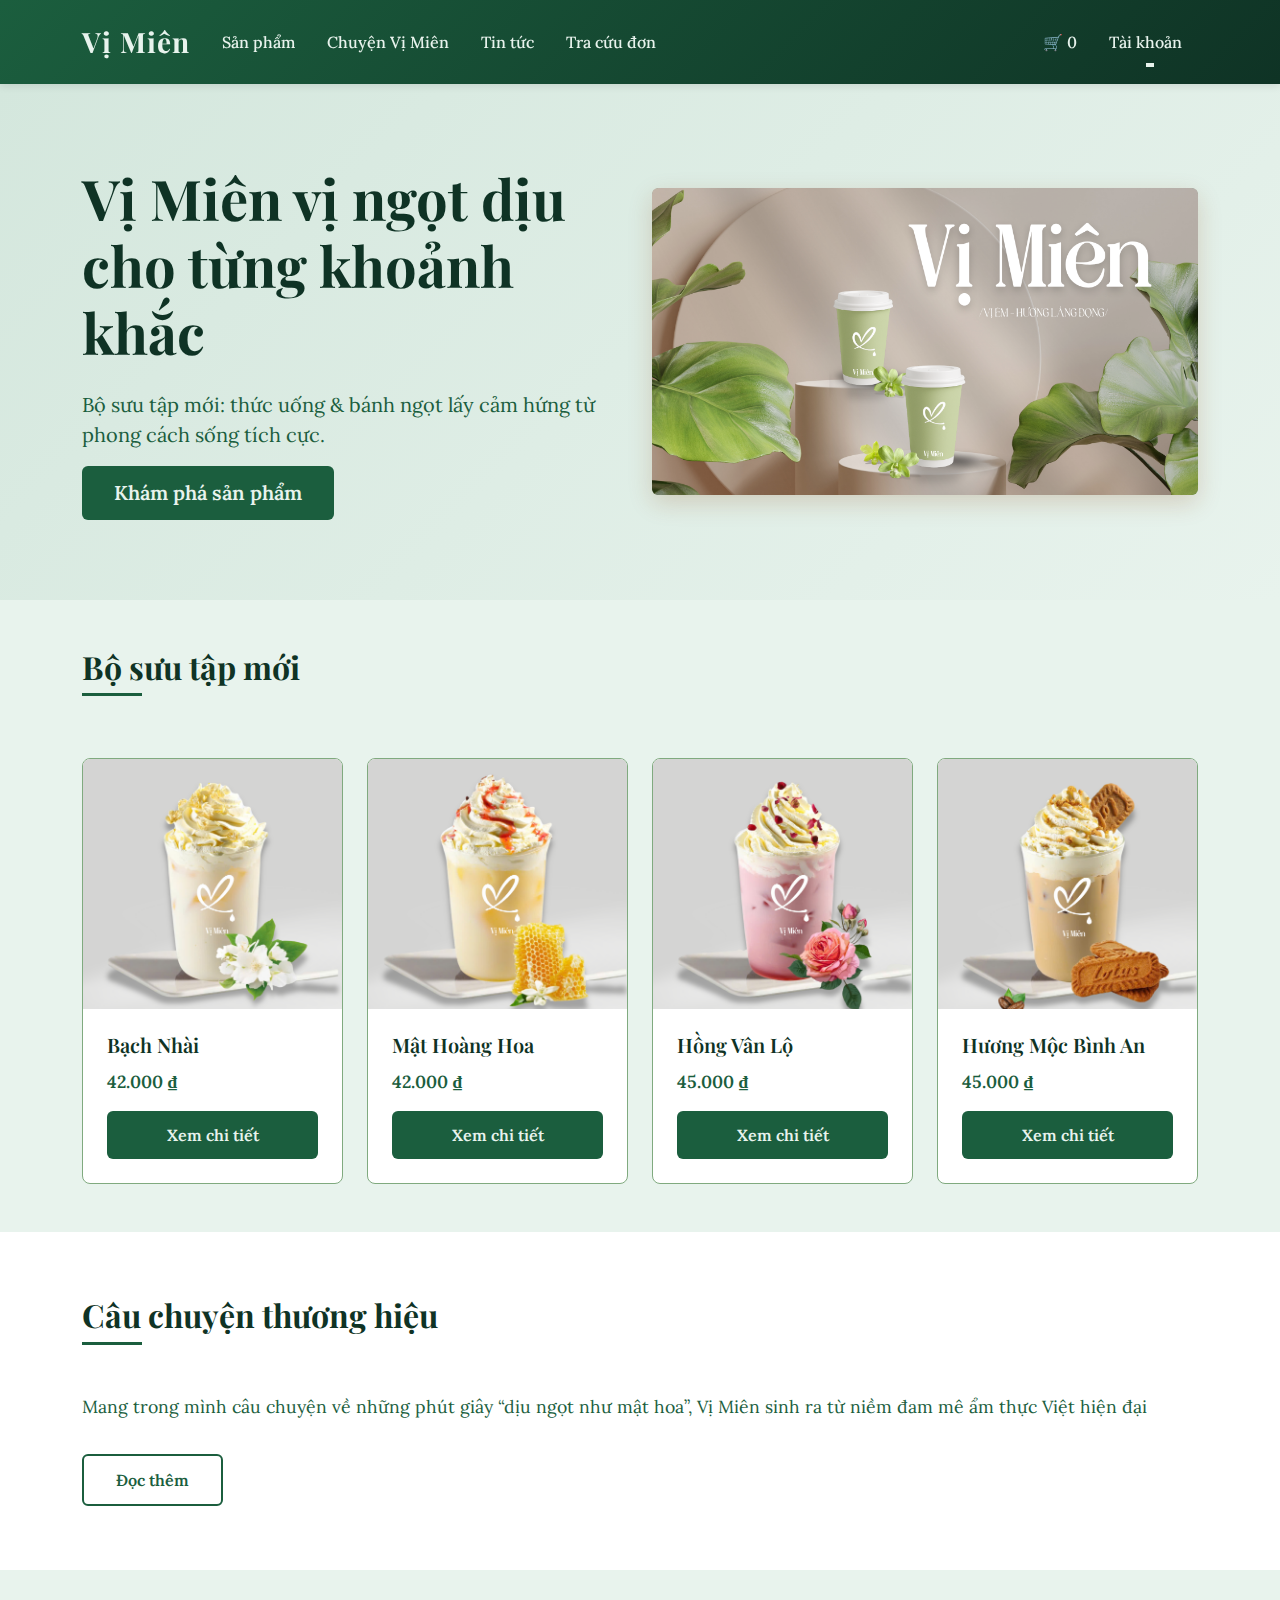
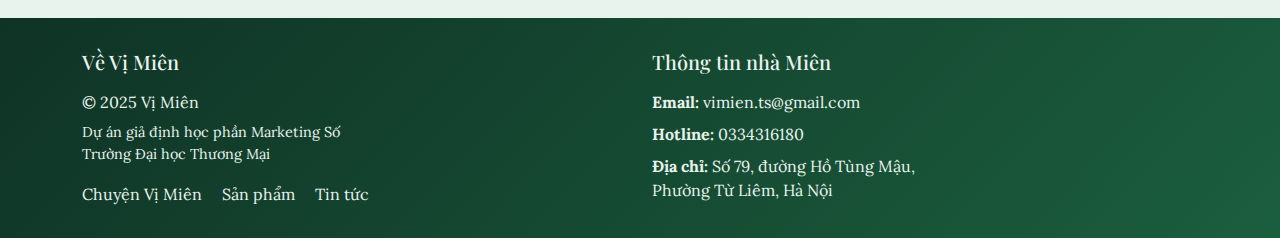
<file: index.html>
<!doctype html>
<html lang="vi">

<head>
  <meta charset="utf-8">
  <meta name="viewport" content="width=device-width, initial-scale=1">
  <title>Vị Miên</title>
  <link href="https://cdn.jsdelivr.net/npm/bootstrap@5.3.2/dist/css/bootstrap.min.css" rel="stylesheet">
  <link rel="icon" href="data:,">
  <link rel="preconnect" href="https://fonts.googleapis.com">
  <link rel="preconnect" href="https://fonts.gstatic.com" crossorigin>
  <link
    href="https://fonts.googleapis.com/css2?family=Playfair+Display:wght@400;600;700&family=Lora:wght@400;500;600&display=swap"
    rel="stylesheet">
  <style>
    :root {
      --brown-primary: #1B5E3E;
      --brown-dark: #0F3325;
      --brown-light: #2D7A4F;
      --cream: #E8F3ED;
      --beige: #D4E7DD;
    }

    body {
      font-family: 'Lora', serif;
      background-color: var(--cream);
    }

    h1,
    h2,
    h3,
    h4,
    h5,
    h6,
    .navbar-brand {
      font-family: 'Playfair Display', serif;
    }

    /* Custom Navbar */
    .navbar-custom {
      background: linear-gradient(135deg, var(--brown-primary) 0%, var(--brown-dark) 100%);
      padding: 1rem 0;
      box-shadow: 0 2px 8px rgba(0, 0, 0, 0.1);
    }

    .navbar-custom .navbar-brand {
      color: var(--cream);
      font-size: 1.75rem;
      font-weight: 700;
      letter-spacing: 1px;
    }

    .navbar-custom .nav-link {
      color: var(--cream);
      font-weight: 500;
      margin: 0 0.5rem;
      transition: all 0.3s ease;
      position: relative;
    }

    .navbar-custom .nav-link:hover {
      color: #fff;
      transform: translateY(-2px);
    }

    .navbar-custom .nav-link::after {
      content: '';
      position: absolute;
      bottom: -5px;
      left: 50%;
      transform: translateX(-50%);
      width: 0;
      height: 2px;
      background: var(--cream);
      transition: width 0.3s ease;
    }

    .navbar-custom .nav-link:hover::after {
      width: 80%;
    }

    .navbar-custom .navbar-toggler {
      border-color: var(--cream);
    }

    .navbar-custom .navbar-toggler-icon {
      background-image: url("data:image/svg+xml,%3csvg xmlns='http://www.w3.org/2000/svg' viewBox='0 0 30 30'%3e%3cpath stroke='%23FFF8E7' stroke-linecap='round' stroke-miterlimit='10' stroke-width='2' d='M4 7h22M4 15h22M4 23h22'/%3e%3c/svg%3e");
    }

    .dropdown-menu {
      background-color: var(--brown-dark);
      border: none;
    }

    .dropdown-item {
      color: var(--cream);
    }

    .dropdown-item:hover {
      background-color: var(--brown-primary);
      color: #fff;
    }

    /* Hero Section */
    .hero-section {
      background: linear-gradient(135deg, var(--beige) 0%, var(--cream) 100%);
      padding: 5rem 0;
    }

    .hero-section h1 {
      color: var(--brown-dark);
      font-weight: 700;
      margin-bottom: 1.5rem;
    }

    .hero-section .lead {
      color: var(--brown-primary);
      font-size: 1.25rem;
    }

    .hero-image {
      background: linear-gradient(135deg, var(--brown-light) 0%, var(--brown-primary) 100%);
      border-radius: 8px;
      box-shadow: 0 8px 24px rgba(139, 69, 19, 0.2);
    }

    /* Buttons */
    .btn-brown {
      background-color: var(--brown-primary);
      color: var(--cream);
      border: none;
      padding: 0.75rem 2rem;
      font-weight: 600;
      border-radius: 6px;
      transition: all 0.3s ease;
    }

    .btn-brown:hover {
      background-color: var(--brown-dark);
      color: #fff;
      transform: translateY(-2px);
      box-shadow: 0 4px 12px rgba(139, 69, 19, 0.3);
    }

    .btn-outline-brown {
      border: 2px solid var(--brown-primary);
      color: var(--brown-primary);
      background: transparent;
      padding: 0.75rem 2rem;
      font-weight: 600;
      border-radius: 6px;
      transition: all 0.3s ease;
    }

    .btn-outline-brown:hover {
      background-color: var(--brown-primary);
      color: var(--cream);
      transform: translateY(-2px);
    }

    /* Product Cards */
    .product-card {
      background: white;
      border: 1px solid #80aa7f;
      border-radius: 8px;
      overflow: hidden;
      transition: all 0.3s ease;
      height: 100%;
    }

    .product-card:hover {
      transform: translateY(-8px);
      box-shadow: 0 12px 24px rgba(139, 69, 19, 0.15);
    }

    .product-card img {
      width: 100%;
      height: 250px;
      object-fit: cover;
    }

    .product-card .card-body {
      padding: 1.5rem;
    }

    .product-card .card-title {
      color: var(--brown-dark);
      font-weight: 600;
      margin-bottom: 0.75rem;
    }

    .product-card .card-text {
      color: var(--brown-primary);
      font-weight: 600;
      font-size: 1.1rem;
    }

    /* Sections */
    .section-title {
      color: var(--brown-dark);
      font-weight: 700;
      margin-bottom: 2rem;
      position: relative;
      display: inline-block;
    }

    .section-title::after {
      content: '';
      position: absolute;
      bottom: -10px;
      left: 0;
      width: 60px;
      height: 3px;
      background: var(--brown-primary);
    }

    .story-section {
      background: white;
      padding: 4rem 0;
    }

    .story-section p {
      color: var(--brown-primary);
      font-size: 1.1rem;
      line-height: 1.8;
    }

    /* Footer */
    footer {
      background: linear-gradient(135deg, var(--brown-dark) 0%, var(--brown-primary) 100%);
      color: var(--cream);
      padding: 2rem 0;
    }

    footer a {
      color: var(--cream);
      text-decoration: none;
      transition: color 0.3s ease;
    }

    footer a:hover {
      color: #fff;
    }
  </style>
</head>

<body class="d-flex flex-column min-vh-100">
  <nav class="navbar navbar-expand-lg navbar-custom sticky-top">
    <div class="container">
      <a class="navbar-brand" href="/">Vị Miên</a>
      <button class="navbar-toggler" type="button" data-bs-toggle="collapse" data-bs-target="#nav">
        <span class="navbar-toggler-icon"></span>
      </button>
      <div class="collapse navbar-collapse" id="nav">
        <ul class="navbar-nav me-auto">
          <li class="nav-item"><a class="nav-link" href="/products.html">Sản phẩm</a></li>
          <li class="nav-item"><a class="nav-link" href="/story.html">Chuyện Vị Miên</a></li>
          <li class="nav-item"><a class="nav-link" href="/news.html">Tin tức</a></li>
          <li class="nav-item"><a class="nav-link" href="/order-lookup.html">Tra cứu đơn</a></li>
        </ul>
        <ul class="navbar-nav ms-auto">
          <li class="nav-item"><a class="nav-link" href="/cart.html">🛒 <span id="nav-cart-count">0</span></a></li>
          <li class="nav-item dropdown">
            <a class="nav-link dropdown-toggle" href="#" role="button" data-bs-toggle="dropdown" id="nav-user-label">Tài
              khoản</a>
            <ul class="dropdown-menu dropdown-menu-end">
              <li><a class="dropdown-item" href="/account.html">Đăng nhập / Đăng ký</a></li>
              <li><a class="dropdown-item" href="#" id="btn-logout">Đăng xuất</a></li>
            </ul>
          </li>
        </ul>
      </div>
    </div>
  </nav>

  <main class="flex-fill">
    <section class="hero-section">
      <div class="container">
        <div class="row align-items-center g-4">
          <div class="col-md-6">
            <h1 class="display-4">Vị Miên vị ngọt dịu cho từng khoảnh khắc</h1>
            <p class="lead">Bộ sưu tập mới: thức uống & bánh ngọt lấy cảm hứng từ phong cách sống tích cực.</p>
            <a href="/products.html" class="btn btn-brown btn-lg">Khám phá sản phẩm</a>
          </div>
          <div class="col-md-6">
            <div class="ratio ratio-16x9 hero-image">
              <img src="/assets/images/1.png" alt="Hero Image" class="img-fluid rounded">
            </div>
          </div>
        </div>
      </div>
    </section>

    <section class="py-5">
      <div class="container">
        <h2 class="section-title">Bộ sưu tập mới</h2>
        <div class="row g-4 mt-3" id="home-products"></div>
      </div>
    </section>

    <section class="story-section">
      <div class="container">
        <h2 class="section-title">Câu chuyện thương hiệu</h2>
        <p class="mt-4">Mang trong mình câu chuyện về những phút giây “dịu ngọt như mật hoa”, Vị Miên sinh ra từ niềm
          đam mê ẩm thực Việt hiện đại</p>
        <a href="/story.html" class="btn btn-outline-brown mt-3">Đọc thêm</a>
      </div>
    </section>
  </main>

  <footer class="mt-5">
    <div class="container">
      <div class="row g-4">
        <div class="col-md-6">
          <h5 class="mb-3">Về Vị Miên</h5>
          <p class="mb-2">© 2025 Vị Miên</p>
          <p class="mb-3" style="font-size: 0.9rem;">Dự án giả định học phần Marketing Số<br>Trường Đại học Thương Mại</p>
          <div class="mt-3">
            <a href="/story.html" class="me-3">Chuyện Vị Miên</a>
            <a href="/products.html" class="me-3">Sản phẩm</a>
            <a href="/news.html">Tin tức</a>
          </div>
        </div>
        <div class="col-md-6">
          <h5 class="mb-3">Thông tin nhà Miên</h5>
          <div class="d-flex flex-column gap-2">
            <div><strong>Email:</strong> vimien.ts@gmail.com</div>
            <div><strong>Hotline:</strong> 0334316180</div>
            <div><strong>Địa chỉ:</strong> Số 79, đường Hồ Tùng Mậu,<br>Phường Từ Liêm, Hà Nội</div>
          </div>
        </div>
      </div>
    </div>
  </footer>

  <script src="https://cdn.jsdelivr.net/npm/bootstrap@5.3.2/dist/js/bootstrap.bundle.min.js"></script>
  <script src="/assets/js/data.js"></script>
  <script src="/assets/js/utils.js"></script>
  <script src="/assets/js/auth.js"></script>
  <script src="/assets/js/cart.js"></script>

  <script>
    document.addEventListener('DOMContentLoaded', () => {
      const wrap = document.getElementById('home-products');
      const featured = Products.slice(0, 4);
      featured.forEach(p => {
        wrap.insertAdjacentHTML('beforeend', `
            <div class="col-md-3">
              <div class="product-card">
                <img src="${p.image}" alt="${p.name}">
                <div class="card-body d-flex flex-column">
                  <h5 class="card-title">${p.name}</h5>
                  <p class="card-text">${formatVND(p.price)}</p>
                  <a href="/product.html?id=${p.id}" class="btn btn-brown mt-auto">Xem chi tiết</a>
                </div>
              </div>
            </div>`);
      });
    });
  </script>
</body>

</html>
</file>
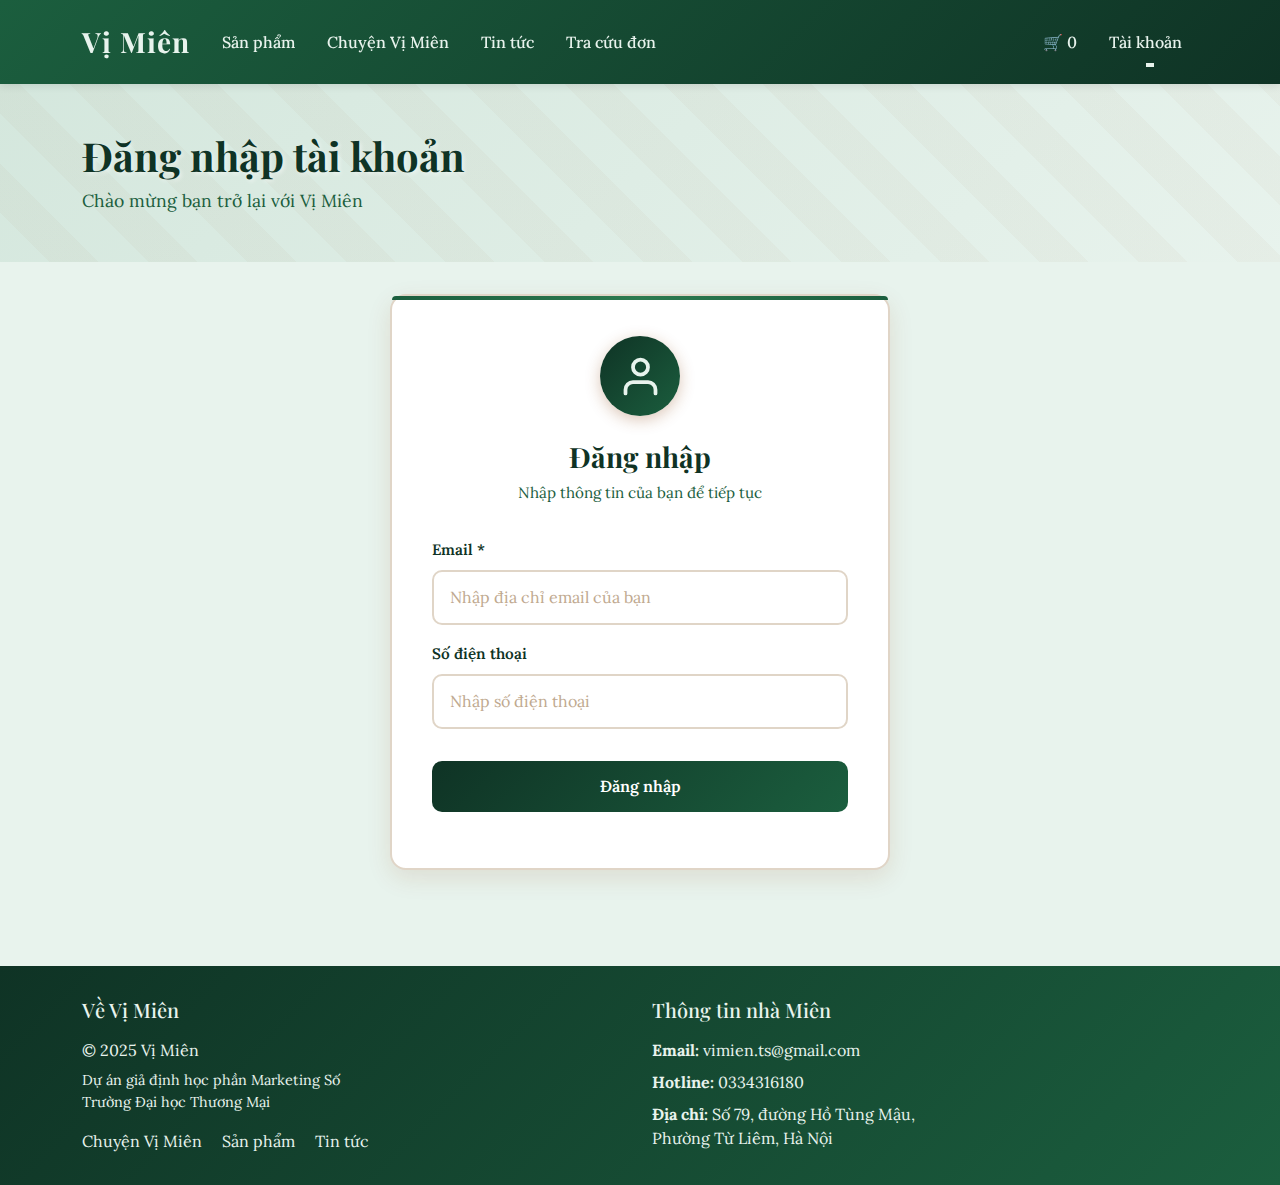
<file: account.html>
<!doctype html>
<html lang="vi">
  <head>
    <meta charset="utf-8">
    <meta name="viewport" content="width=device-width, initial-scale=1">
    <title>Đăng nhập - Vị Miên</title>
    <link href="https://cdn.jsdelivr.net/npm/bootstrap@5.3.2/dist/css/bootstrap.min.css" rel="stylesheet">
    <link rel="icon" href="data:,">
    <link rel="preconnect" href="https://fonts.googleapis.com">
    <link rel="preconnect" href="https://fonts.gstatic.com" crossorigin>
    <link href="https://fonts.googleapis.com/css2?family=Playfair+Display:wght@400;600;700&family=Lora:wght@400;500;600&display=swap" rel="stylesheet">
    <style>
      :root {
        --brown-primary: #1B5E3E;
        --brown-dark: #0F3325;
        --brown-light: #2D7A4F;
        --cream: #E8F3ED;
        --beige: #D4E7DD;
      }
      
      body {
        font-family: 'Lora', serif;
        background-color: var(--cream);
      }
      
      h1, h2, h3, h4, h5, h6, .navbar-brand {
        font-family: 'Playfair Display', serif;
      }
      
      /* Custom Navbar */
      .navbar-custom {
        background: linear-gradient(135deg, var(--brown-primary) 0%, var(--brown-dark) 100%);
        padding: 1rem 0;
        box-shadow: 0 2px 8px rgba(0,0,0,0.1);
      }
      
      .navbar-custom .navbar-brand {
        color: var(--cream);
        font-size: 1.75rem;
        font-weight: 700;
        letter-spacing: 1px;
      }
      
      .navbar-custom .nav-link {
        color: var(--cream);
        font-weight: 500;
        margin: 0 0.5rem;
        transition: all 0.3s ease;
        position: relative;
      }
      
      .navbar-custom .nav-link:hover {
        color: #fff;
        transform: translateY(-2px);
      }
      
      .navbar-custom .nav-link::after {
        content: '';
        position: absolute;
        bottom: -5px;
        left: 50%;
        transform: translateX(-50%);
        width: 0;
        height: 2px;
        background: var(--cream);
        transition: width 0.3s ease;
      }
      
      .navbar-custom .nav-link:hover::after {
        width: 80%;
      }
      
      .navbar-custom .navbar-toggler {
        border-color: var(--cream);
      }
      
      .navbar-custom .navbar-toggler-icon {
        background-image: url("data:image/svg+xml,%3csvg xmlns='http://www.w3.org/2000/svg' viewBox='0 0 30 30'%3e%3cpath stroke='%23FFF8E7' stroke-linecap='round' stroke-miterlimit='10' stroke-width='2' d='M4 7h22M4 15h22M4 23h22'/%3e%3c/svg%3e");
      }
      
      .dropdown-menu {
        background-color: var(--brown-dark);
        border: none;
      }
      
      .dropdown-item {
        color: var(--cream);
      }
      
      .dropdown-item:hover {
        background-color: var(--brown-primary);
        color: #fff;
      }
      
      /* Page Header */
      .page-header {
        background: linear-gradient(135deg, var(--beige) 0%, var(--cream) 100%);
        padding: 3rem 0;
        margin-bottom: 2rem;
        position: relative;
        overflow: hidden;
      }
      
      .page-header::before {
        content: '';
        position: absolute;
        top: 0;
        left: 0;
        right: 0;
        bottom: 0;
        background-image: 
          repeating-linear-gradient(45deg, transparent, transparent 35px, rgba(139, 69, 19, 0.03) 35px, rgba(139, 69, 19, 0.03) 70px);
        pointer-events: none;
      }
      
      .page-header .container {
        position: relative;
        z-index: 1;
      }
      
      .page-header h1 {
        color: var(--brown-dark);
        font-weight: 700;
        margin-bottom: 0.5rem;
        text-shadow: 2px 2px 4px rgba(255, 255, 255, 0.5);
      }
      
      .page-header p {
        color: var(--brown-primary);
        font-size: 1.1rem;
        margin-bottom: 0;
      }
      
      /* Login Card */
      .login-card {
        background: white;
        border: 2px solid #e0d5c7;
        border-radius: 16px;
        padding: 2.5rem;
        box-shadow: 0 8px 24px rgba(139, 69, 19, 0.12);
        position: relative;
        max-width: 500px;
        margin: 0 auto;
      }
      
      .login-card::before {
        content: '';
        position: absolute;
        top: 0;
        left: 0;
        right: 0;
        height: 4px;
        background: linear-gradient(90deg, var(--brown-primary), var(--brown-light), var(--brown-primary));
        border-radius: 16px 16px 0 0;
      }
      
      .login-icon {
        width: 80px;
        height: 80px;
        background: linear-gradient(135deg, var(--brown-dark) 0%, var(--brown-primary) 100%);
        border-radius: 50%;
        display: flex;
        align-items: center;
        justify-content: center;
        margin: 0 auto 1.5rem;
        box-shadow: 0 4px 15px rgba(139, 69, 19, 0.3);
      }
      
      .login-icon svg {
        width: 45px;
        height: 45px;
        stroke: var(--cream);
        stroke-width: 2;
        stroke-linecap: round;
        stroke-linejoin: round;
        fill: none;
      }
      
      .login-card h3 {
        color: var(--brown-dark);
        font-weight: 700;
        margin-bottom: 0.5rem;
        text-align: center;
      }
      
      .login-card .subtitle {
        color: var(--brown-primary);
        text-align: center;
        margin-bottom: 2rem;
        font-size: 0.95rem;
      }
      
      .form-label {
        color: var(--brown-dark);
        font-weight: 600;
        margin-bottom: 0.5rem;
        font-size: 0.95rem;
      }
      
      .form-control {
        border: 2px solid #e0d5c7;
        border-radius: 10px;
        padding: 0.85rem 1rem;
        color: var(--brown-primary);
        transition: all 0.3s ease;
        font-size: 1rem;
      }
      
      .form-control:focus {
        border-color: var(--brown-primary);
        box-shadow: 0 0 0 0.25rem rgba(139, 69, 19, 0.15);
        background-color: var(--cream);
      }
      
      .form-control::placeholder {
        color: #c0a98f;
      }
      
      .input-icon {
        position: relative;
      }
      
      .input-icon::before {
        content: '';
        position: absolute;
        left: 1rem;
        top: 50%;
        transform: translateY(-50%);
        font-size: 1.2rem;
      }
      
      .input-icon.email::before {
        content: '✉️';
      }
      
      .input-icon.phone::before {
        content: '📱';
      }
      
      .input-icon .form-control {
        padding-left: 3rem;
      }
      
      .btn-dark {
        background: linear-gradient(135deg, var(--brown-dark) 0%, var(--brown-primary) 100%);
        border: none;
        padding: 0.85rem 2rem;
        font-weight: 600;
        border-radius: 10px;
        transition: all 0.3s ease;
        font-size: 1rem;
        width: 100%;
        margin-top: 1rem;
      }
      
      .btn-dark:hover {
        transform: translateY(-2px);
        box-shadow: 0 8px 20px rgba(139, 69, 19, 0.3);
      }
      
      .alert-success {
        background: linear-gradient(135deg, #d4edda 0%, #c3e6cb 100%);
        border: 2px solid #b1dfbb;
        color: #155724;
        border-radius: 10px;
        padding: 1rem;
        font-weight: 500;
        animation: slideDown 0.4s ease-out;
      }
      
      @keyframes slideDown {
        from {
          opacity: 0;
          transform: translateY(-20px);
        }
        to {
          opacity: 1;
          transform: translateY(0);
        }
      }
      
      .alert-success::before {
        content: '✓ ';
        font-size: 1.25rem;
        font-weight: 700;
        margin-right: 0.5rem;
      }
      
      .demo-note {
        background: linear-gradient(135deg, var(--beige) 0%, var(--cream) 100%);
        border: 2px dashed var(--brown-light);
        border-radius: 10px;
        padding: 1rem;
        margin-top: 1.5rem;
        text-align: center;
        color: var(--brown-primary);
        font-size: 0.9rem;
      }
      
      .demo-note::before {
        content: 'ℹ️ ';
        font-size: 1.1rem;
        margin-right: 0.5rem;
      }
      
      @media (max-width: 767px) {
        .page-header {
          padding: 2rem 0;
        }
        
        .page-header h1 {
          font-size: 1.75rem;
        }
        
        .page-header p {
          font-size: 1rem;
        }
        
        .login-card {
          padding: 2rem 1.5rem;
        }
        
        .login-icon {
          width: 70px;
          height: 70px;
        }
        
        .login-icon svg {
          width: 38px;
          height: 38px;
        }
        
        .login-card h3 {
          font-size: 1.5rem;
        }
        
        .btn-dark {
          padding: 0.75rem 1.5rem;
          font-size: 0.95rem;
        }
      }
      
      footer {
        background: linear-gradient(135deg, var(--brown-dark) 0%, var(--brown-primary) 100%);
        color: var(--cream);
        padding: 2rem 0;
      }
      
      footer a {
        color: var(--cream);
        text-decoration: none;
        transition: color 0.3s ease;
      }
      
      footer a:hover {
        color: #fff;
      }
    </style>
  </head>
  <body class="d-flex flex-column min-vh-100">
    <nav class="navbar navbar-expand-lg navbar-custom sticky-top">
      <div class="container">
        <a class="navbar-brand" href="/">Vị Miên</a>
        <button class="navbar-toggler" type="button" data-bs-toggle="collapse" data-bs-target="#nav">
          <span class="navbar-toggler-icon"></span>
        </button>
        <div class="collapse navbar-collapse" id="nav">
          <ul class="navbar-nav me-auto">
            <li class="nav-item"><a class="nav-link" href="/products.html">Sản phẩm</a></li>
            <li class="nav-item"><a class="nav-link" href="/story.html">Chuyện Vị Miên</a></li>
            <li class="nav-item"><a class="nav-link" href="/news.html">Tin tức</a></li>
            <li class="nav-item"><a class="nav-link" href="/order-lookup.html">Tra cứu đơn</a></li>
          </ul>
          <ul class="navbar-nav ms-auto">
            <li class="nav-item"><a class="nav-link" href="/cart.html">🛒 <span id="nav-cart-count">0</span></a></li>
            <li class="nav-item dropdown">
              <a class="nav-link dropdown-toggle" href="#" role="button" data-bs-toggle="dropdown" id="nav-user-label">Tài khoản</a>
              <ul class="dropdown-menu dropdown-menu-end">
                <li><a class="dropdown-item" href="/account.html">Đăng nhập / Đăng ký</a></li>
                <li><a class="dropdown-item" href="#" id="btn-logout">Đăng xuất</a></li>
              </ul>
            </li>
          </ul>
        </div>
      </div>
    </nav>
    
    <main class="flex-fill">
      <section class="page-header">
        <div class="container">
          <h1>Đăng nhập tài khoản</h1>
          <p>Chào mừng bạn trở lại với Vị Miên</p>
        </div>
      </section>

      <section class="pb-5">
        <div class="container">
          <div class="login-card">
            <div class="login-icon">
              <svg viewBox="0 0 24 24">
                <path d="M20 21v-2a4 4 0 0 0-4-4H8a4 4 0 0 0-4 4v2"></path>
                <circle cx="12" cy="7" r="4"></circle>
              </svg>
            </div>
            
            <h3>Đăng nhập</h3>
            <p class="subtitle">Nhập thông tin của bạn để tiếp tục</p>
            
            <form id="login-form">
              <div class="mb-3">
                <label class="form-label">Email *</label>
               
                  <input 
                    class="form-control" 
                    id="email" 
                    type="email" 
                    placeholder="Nhập địa chỉ email của bạn"
                    required
                  >
              
              </div>
              
              <div class="mb-3">
                <label class="form-label">Số điện thoại</label>
              
                  <input 
                    class="form-control" 
                    id="phone" 
                    type="tel" 
                    placeholder="Nhập số điện thoại"
                  >
                
              </div>
              
              <button class="btn btn-dark" id="btn-login" type="submit">
                Đăng nhập
              </button>
              
              <div id="acc-result" class="mt-3"></div>
              
              
            </form>
          </div>
        </div>
      </section>
    </main>

    <footer class="mt-5">
      <div class="container">
        <div class="row g-4">
          <div class="col-md-6">
            <h5 class="mb-3">Về Vị Miên</h5>
            <p class="mb-2">© 2025 Vị Miên</p>
            <p class="mb-3" style="font-size: 0.9rem;">Dự án giả định học phần Marketing Số<br>Trường Đại học Thương Mại</p>
            <div class="mt-3">
              <a href="/story.html" class="me-3">Chuyện Vị Miên</a>
              <a href="/products.html" class="me-3">Sản phẩm</a>
              <a href="/news.html">Tin tức</a>
            </div>
          </div>
          <div class="col-md-6">
            <h5 class="mb-3">Thông tin nhà Miên</h5>
            <div class="d-flex flex-column gap-2">
              <div><strong>Email:</strong> vimien.ts@gmail.com</div>
              <div><strong>Hotline:</strong> 0334316180</div>
              <div><strong>Địa chỉ:</strong> Số 79, đường Hồ Tùng Mậu,<br>Phường Từ Liêm, Hà Nội</div>
            </div>
          </div>
        </div>
      </div>
    </footer>

    <script src="https://cdn.jsdelivr.net/npm/bootstrap@5.3.2/dist/js/bootstrap.bundle.min.js"></script>
    <script src="/assets/js/utils.js"></script>
    <script src="/assets/js/auth.js"></script>
    <script src="/assets/js/cart.js"></script>
    
    <script>
document.getElementById('btn-login').onclick = (e) => {
  e.preventDefault();
  
  const email = document.getElementById('email').value.trim();
  const phone = document.getElementById('phone').value.trim();
  
  if (!email) {
    document.getElementById('acc-result').innerHTML = '<div class="alert alert-warning">⚠️ Vui lòng nhập email</div>';
    return;
  }
  
  // Basic email validation
  const emailRegex = /^[^\s@]+@[^\s@]+\.[^\s@]+$/;
  if (!emailRegex.test(email)) {
    document.getElementById('acc-result').innerHTML = '<div class="alert alert-warning">⚠️ Email không hợp lệ</div>';
    return;
  }
  
  Auth.login({ email, phone });
  document.getElementById('acc-result').innerHTML = '<div class="alert alert-success">Đăng nhập thành công!</div>';
  updateNavUser();
  
  // Redirect to home page after 1.5 seconds
  setTimeout(() => {
    window.location.href = '/';
  }, 1500);
};
    </script>
  </body>
</html>
</file>
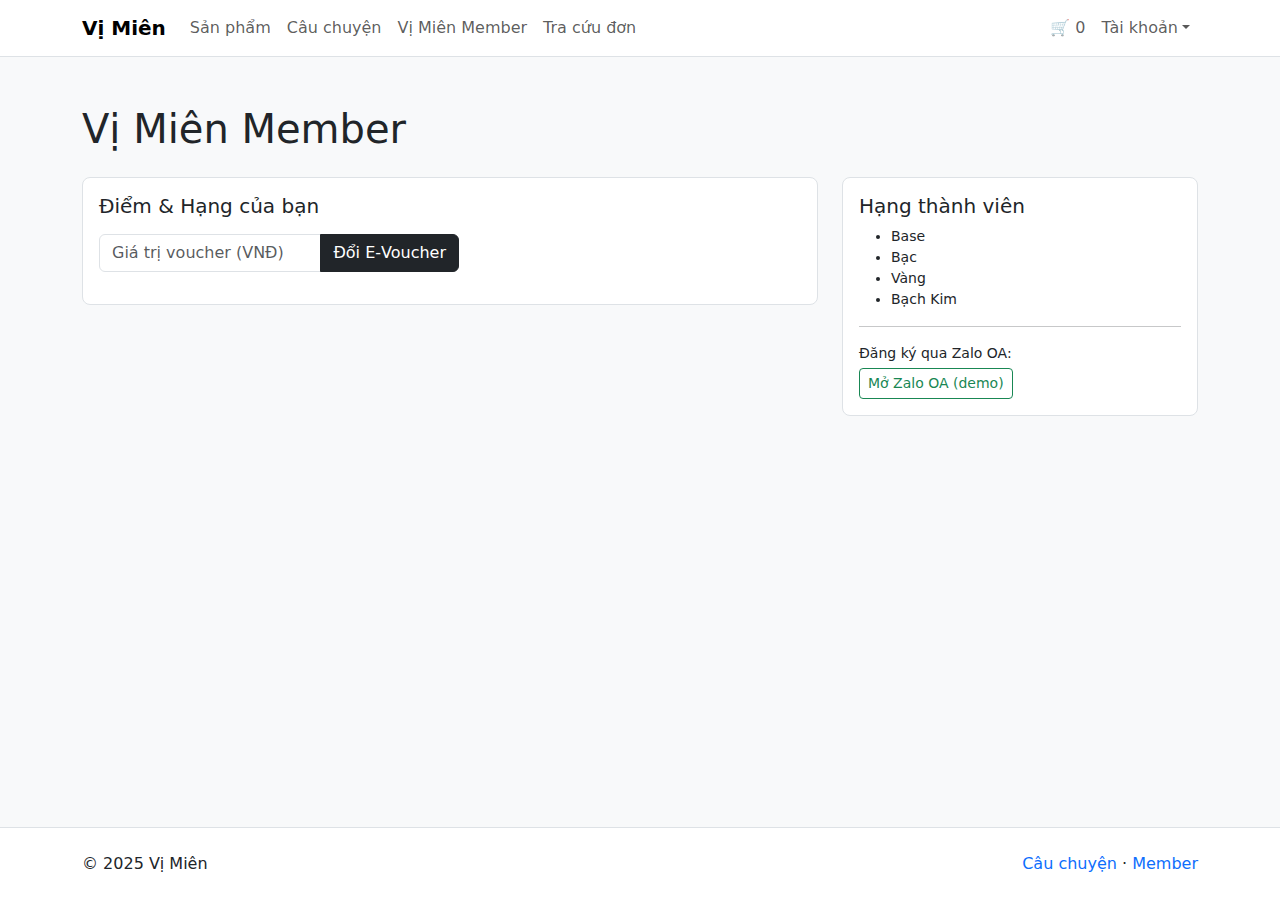
<file: loyalty.html>
<!doctype html>
<html lang="vi">
  <head>
    <meta charset="utf-8">
    <meta name="viewport" content="width=device-width, initial-scale=1">
    <title>Vị Miên</title>
    <link href="https://cdn.jsdelivr.net/npm/bootstrap@5.3.2/dist/css/bootstrap.min.css" rel="stylesheet">
    <link rel="icon" href="data:,">
    <link rel="preconnect" href="https://cdn.jsdelivr.net">
    <link rel="preconnect" href="https://cdnjs.cloudflare.com">
    <link rel="stylesheet" href="assets/css/styles.css">
  </head>
  <body class="bg-light d-flex flex-column min-vh-100">
    <nav class="navbar navbar-expand-lg bg-white border-bottom sticky-top">
      <div class="container">
        <a class="navbar-brand fw-bold" href="/">Vị Miên</a>
        <button class="navbar-toggler" type="button" data-bs-toggle="collapse" data-bs-target="#nav">
          <span class="navbar-toggler-icon"></span>
        </button>
        <div class="collapse navbar-collapse" id="nav">
          <ul class="navbar-nav me-auto">
            <li class="nav-item"><a class="nav-link" href="/products.html">Sản phẩm</a></li>
            <li class="nav-item"><a class="nav-link" href="/story.html">Câu chuyện</a></li>
            <li class="nav-item"><a class="nav-link" href="/loyalty.html">Vị Miên Member</a></li>
            <li class="nav-item"><a class="nav-link" href="/order-lookup.html">Tra cứu đơn</a></li>
          </ul>
          <ul class="navbar-nav ms-auto">
            <li class="nav-item"><a class="nav-link" href="/cart.html">🛒 <span id="nav-cart-count">0</span></a></li>
            <li class="nav-item dropdown">
              <a class="nav-link dropdown-toggle" href="#" role="button" data-bs-toggle="dropdown" id="nav-user-label">Tài khoản</a>
              <ul class="dropdown-menu dropdown-menu-end">
                <li><a class="dropdown-item" href="/account.html">Đăng nhập / Đăng ký</a></li>
                <li><a class="dropdown-item" href="#" id="btn-logout">Đăng xuất</a></li>
              </ul>
            </li>
          </ul>
        </div>
      </div>
    </nav>
    <main class="flex-fill">

<section class="py-5">
  <div class="container">
    <h1 class="mb-4">Vị Miên Member</h1>
    <div class="row g-4">
      <div class="col-lg-8">
        <div class="p-3 bg-white border rounded-3">
          <h5>Điểm & Hạng của bạn</h5>
          <div id="loy-info" class="mb-3"></div>
          <div class="input-group mb-3" style="max-width:360px">
            <input class="form-control" id="redeem-value" placeholder="Giá trị voucher (VNĐ)">
            <button class="btn btn-dark" id="btn-redeem">Đổi E‑Voucher</button>
          </div>
          <div id="redeem-result"></div>
        </div>
      </div>
      <div class="col-lg-4">
        <div class="p-3 bg-white border rounded-3">
          <h5>Hạng thành viên</h5>
          <ul class="small mb-0">
            <li>Base</li>
            <li>Bạc</li>
            <li>Vàng</li>
            <li>Bạch Kim</li>
          </ul>
          <hr>
          <p class="small mb-1">Đăng ký qua Zalo OA:</p>
          <a class="btn btn-outline-success btn-sm" href="https://zalo.me" target="_blank">Mở Zalo OA (demo)</a>
        </div>
      </div>
    </div>
  </div>
</section>
<script src="/assets/js/orders.js"></script>
<script src="/assets/js/loyalty.js"></script>
    </main>
    <footer class="mt-5 py-4 bg-white border-top">
      <div class="container d-flex flex-wrap justify-content-between">
        <div>© 2025 Vị Miên</div>
        <div><a href="/story.html" class="text-decoration-none">Câu chuyện</a> · <a href="/loyalty.html" class="text-decoration-none">Member</a></div>
      </div>
    </footer>
    <script src="https://cdn.jsdelivr.net/npm/bootstrap@5.3.2/dist/js/bootstrap.bundle.min.js"></script>
    <script src="/assets/js/utils.js"></script>
    <script src="/assets/js/auth.js"></script>
    <script src="/assets/js/cart.js"></script>
  </body>
</html>
</file>
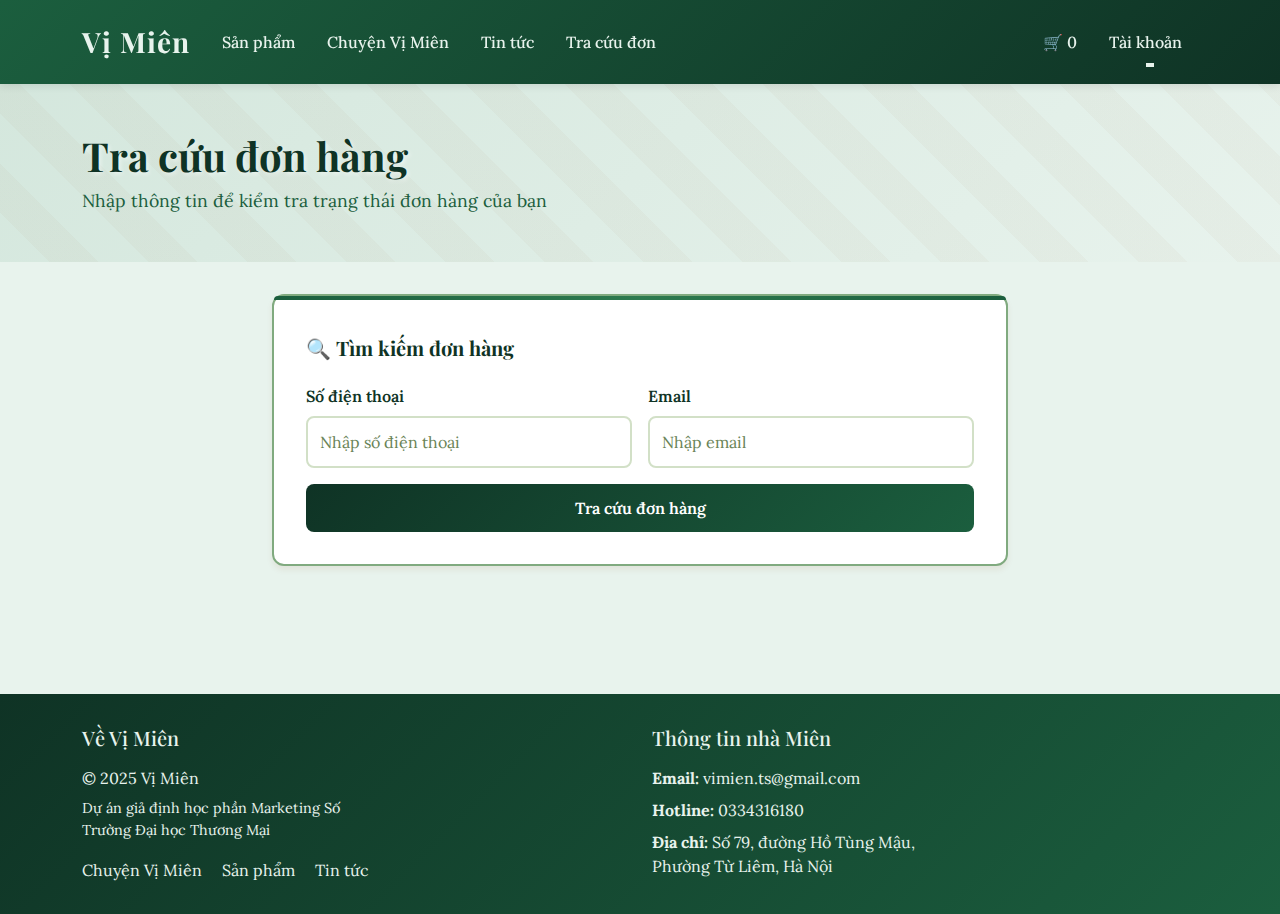
<file: order-lookup.html>
<!doctype html>
<html lang="vi">
  <head>
    <meta charset="utf-8">
    <meta name="viewport" content="width=device-width, initial-scale=1">
    <title>Tra cứu đơn hàng - Vị Miên</title>
    <link href="https://cdn.jsdelivr.net/npm/bootstrap@5.3.2/dist/css/bootstrap.min.css" rel="stylesheet">
    <link rel="icon" href="data:,">
    <link rel="preconnect" href="https://fonts.googleapis.com">
    <link rel="preconnect" href="https://fonts.gstatic.com" crossorigin>
    <link href="https://fonts.googleapis.com/css2?family=Playfair+Display:wght@400;600;700&family=Lora:wght@400;500;600&display=swap" rel="stylesheet">
    <style>
      :root {
        --brown-primary: #1B5E3E;
        --brown-dark: #0F3325;
        --brown-light: #2D7A4F;
        --cream: #E8F3ED;
        --beige: #D4E7DD;
      }
      
      body {
        font-family: 'Lora', serif;
        background-color: var(--cream);
      }
      
      h1, h2, h3, h4, h5, h6, .navbar-brand {
        font-family: 'Playfair Display', serif;
      }
      
      /* Custom Navbar */
      .navbar-custom {
        background: linear-gradient(135deg, var(--brown-primary) 0%, var(--brown-dark) 100%);
        padding: 1rem 0;
        box-shadow: 0 2px 8px rgba(0,0,0,0.1);
      }
      
      .navbar-custom .navbar-brand {
        color: var(--cream);
        font-size: 1.75rem;
        font-weight: 700;
        letter-spacing: 1px;
      }
      
      .navbar-custom .nav-link {
        color: var(--cream);
        font-weight: 500;
        margin: 0 0.5rem;
        transition: all 0.3s ease;
        position: relative;
      }
      
      .navbar-custom .nav-link:hover {
        color: #fff;
        transform: translateY(-2px);
      }
      
      .navbar-custom .nav-link::after {
        content: '';
        position: absolute;
        bottom: -5px;
        left: 50%;
        transform: translateX(-50%);
        width: 0;
        height: 2px;
        background: var(--cream);
        transition: width 0.3s ease;
      }
      
      .navbar-custom .nav-link:hover::after {
        width: 80%;
      }
      
      .navbar-custom .navbar-toggler {
        border-color: var(--cream);
      }
      
      .navbar-custom .navbar-toggler-icon {
        background-image: url("data:image/svg+xml,%3csvg xmlns='http://www.w3.org/2000/svg' viewBox='0 0 30 30'%3e%3cpath stroke='%23FFF8E7' stroke-linecap='round' stroke-miterlimit='10' stroke-width='2' d='M4 7h22M4 15h22M4 23h22'/%3e%3c/svg%3e");
      }
      
      .dropdown-menu {
        background-color: var(--brown-dark);
        border: none;
      }
      
      .dropdown-item {
        color: var(--cream);
      }
      
      .dropdown-item:hover {
        background-color: var(--brown-primary);
        color: #fff;
      }
      
      /* Page Header */
      .page-header {
        background: linear-gradient(135deg, var(--beige) 0%, var(--cream) 100%);
        padding: 3rem 0;
        margin-bottom: 2rem;
        position: relative;
        overflow: hidden;
      }
      
      .page-header::before {
        content: '';
        position: absolute;
        top: 0;
        left: 0;
        right: 0;
        bottom: 0;
        background-image: 
          repeating-linear-gradient(45deg, transparent, transparent 35px, rgba(139, 69, 19, 0.03) 35px, rgba(139, 69, 19, 0.03) 70px);
        pointer-events: none;
      }
      
      .page-header .container {
        position: relative;
        z-index: 1;
      }
      
      .page-header h1 {
        color: var(--brown-dark);
        font-weight: 700;
        margin-bottom: 0.5rem;
        text-shadow: 2px 2px 4px rgba(255, 255, 255, 0.5);
      }
      
      .page-header p {
        color: var(--brown-primary);
        font-size: 1.1rem;
        margin-bottom: 0;
      }
      
      /* Search Card */
      .search-card {
        background: white;
        border: 2px solid #80aa7f;
        border-radius: 12px;
        padding: 2rem;
        box-shadow: 0 4px 6px rgba(139, 69, 19, 0.08);
        position: relative;
        margin-bottom: 2rem;
      }
      
      .search-card::before {
        content: '';
        position: absolute;
        top: 0;
        left: 0;
        right: 0;
        height: 4px;
        background: linear-gradient(90deg, var(--brown-primary), var(--brown-light), var(--brown-primary));
        border-radius: 12px 12px 0 0;
      }
      
      .search-card h5 {
        color: var(--brown-dark);
        font-weight: 700;
        margin-bottom: 1.5rem;
        padding-top: 0.5rem;
      }
      
      .form-control {
        border: 2px solid #d2e0c7;
        border-radius: 8px;
        padding: 0.75rem;
        color: var(--brown-primary);
        transition: all 0.3s ease;
        font-size: 1rem;
      }
      
      .form-control:focus {
        border-color: var(--brown-primary);
        box-shadow: 0 0 0 0.2rem rgba(139, 69, 19, 0.15);
      }
      
      .form-control::placeholder {
        color: #698356;
      }
      
      .form-label {
        color: var(--brown-dark);
        font-weight: 600;
        margin-bottom: 0.5rem;
      }
      
      .btn-dark {
        background: linear-gradient(135deg, var(--brown-dark) 0%, var(--brown-primary) 100%);
        border: none;
        padding: 0.75rem 2rem;
        font-weight: 600;
        border-radius: 8px;
        transition: all 0.3s ease;
        font-size: 1rem;
      }
      
      .btn-dark:hover {
        transform: translateY(-2px);
        box-shadow: 0 6px 16px rgba(139, 69, 19, 0.3);
      }
      
      /* Order Cards */
      .order-card {
        background: white;
        border: 2px solid #e0d5c7;
        border-radius: 12px;
        padding: 1.5rem;
        margin-bottom: 1rem;
        box-shadow: 0 4px 6px rgba(139, 69, 19, 0.08);
        transition: all 0.3s ease;
        position: relative;
        overflow: hidden;
      }
      
      .order-card::before {
        content: '';
        position: absolute;
        top: 0;
        left: 0;
        right: 0;
        height: 3px;
        background: linear-gradient(90deg, var(--brown-primary), var(--brown-light), var(--brown-primary));
      }
      
      .order-card:hover {
        transform: translateY(-4px);
        box-shadow: 0 8px 20px rgba(139, 69, 19, 0.15);
      }
      
      .order-id {
        font-family: 'Playfair Display', serif;
        font-weight: 700;
        font-size: 1.25rem;
        color: var(--brown-dark);
        margin-bottom: 0.5rem;
      }
      
      .order-date {
        color: var(--brown-primary);
        font-size: 0.9rem;
        margin-bottom: 0.75rem;
      }
      
      .order-amount {
        font-family: 'Playfair Display', serif;
        font-weight: 700;
        font-size: 1.5rem;
        color: var(--brown-dark);
        margin-bottom: 0.5rem;
      }
      
      .order-status {
        display: inline-block;
        padding: 0.35rem 1rem;
        border-radius: 20px;
        font-weight: 600;
        font-size: 0.85rem;
        background: linear-gradient(135deg, var(--brown-light) 0%, var(--brown-primary) 100%);
        color: var(--cream);
        box-shadow: 0 2px 6px rgba(139, 69, 19, 0.2);
      }
      
      .order-status.pending {
        background: linear-gradient(135deg, #ffc107 0%, #ff9800 100%);
      }
      
      .order-status.paid {
        background: linear-gradient(135deg, #28a745 0%, #20c997 100%);
      }
      
      .order-status.shipped {
        background: linear-gradient(135deg, #17a2b8 0%, #138496 100%);
      }
      
      .order-status.completed {
        background: linear-gradient(135deg, #6f42c1 0%, #563d7c 100%);
      }
      
      .alert-warning {
        background: linear-gradient(135deg, #fff3cd 0%, #ffe5a1 100%);
        border: 2px solid #ffc107;
        color: #856404;
        border-radius: 12px;
        padding: 1.25rem;
        font-weight: 500;
      }
      
      .alert-warning::before {
        content: '⚠️ ';
        font-size: 1.5rem;
        margin-right: 0.5rem;
      }
      
      .empty-state {
        text-align: center;
        padding: 3rem 1rem;
        color: var(--brown-primary);
      }
      
      .empty-state svg {
        width: 120px;
        height: 120px;
        margin-bottom: 1.5rem;
        opacity: 0.5;
      }
      
      .empty-state h4 {
        color: var(--brown-dark);
        margin-bottom: 1rem;
      }
      
      @media (max-width: 767px) {
        .page-header {
          padding: 2rem 0;
        }
        
        .page-header h1 {
          font-size: 1.75rem;
        }
        
        .page-header p {
          font-size: 1rem;
        }
        
        .search-card {
          padding: 1.5rem;
        }
        
        .search-card h5 {
          font-size: 1.25rem;
        }
        
        .btn-dark {
          padding: 0.6rem 1.5rem;
          font-size: 0.95rem;
        }
        
        .order-card {
          padding: 1.25rem;
        }
        
        .order-id {
          font-size: 1.1rem;
        }
        
        .order-amount {
          font-size: 1.25rem;
        }
        
        .order-info {
          flex-direction: column !important;
          gap: 1rem !important;
        }
        
        .order-left, .order-right {
          text-align: center !important;
        }
      }
      
      footer {
        background: linear-gradient(135deg, var(--brown-dark) 0%, var(--brown-primary) 100%);
        color: var(--cream);
        padding: 2rem 0;
      }
      
      footer a {
        color: var(--cream);
        text-decoration: none;
        transition: color 0.3s ease;
      }
      
      footer a:hover {
        color: #fff;
      }
    </style>
  </head>
  <body class="d-flex flex-column min-vh-100">
    <nav class="navbar navbar-expand-lg navbar-custom sticky-top">
      <div class="container">
        <a class="navbar-brand" href="/">Vị Miên</a>
        <button class="navbar-toggler" type="button" data-bs-toggle="collapse" data-bs-target="#nav">
          <span class="navbar-toggler-icon"></span>
        </button>
        <div class="collapse navbar-collapse" id="nav">
          <ul class="navbar-nav me-auto">
            <li class="nav-item"><a class="nav-link" href="/products.html">Sản phẩm</a></li>
            <li class="nav-item"><a class="nav-link" href="/story.html">Chuyện Vị Miên</a></li>
            <li class="nav-item"><a class="nav-link" href="/news.html">Tin tức</a></li>
            <li class="nav-item"><a class="nav-link" href="/order-lookup.html">Tra cứu đơn</a></li>
          </ul>
          <ul class="navbar-nav ms-auto">
            <li class="nav-item"><a class="nav-link" href="/cart.html">🛒 <span id="nav-cart-count">0</span></a></li>
            <li class="nav-item dropdown">
              <a class="nav-link dropdown-toggle" href="#" role="button" data-bs-toggle="dropdown" id="nav-user-label">Tài khoản</a>
              <ul class="dropdown-menu dropdown-menu-end">
                <li><a class="dropdown-item" href="/account.html">Đăng nhập / Đăng ký</a></li>
                <li><a class="dropdown-item" href="#" id="btn-logout">Đăng xuất</a></li>
              </ul>
            </li>
          </ul>
        </div>
      </div>
    </nav>
    
    <main class="flex-fill">
      <section class="page-header">
        <div class="container">
          <h1>Tra cứu đơn hàng</h1>
          <p>Nhập thông tin để kiểm tra trạng thái đơn hàng của bạn</p>
        </div>
      </section>

      <section class="pb-5">
        <div class="container">
          <div class="row justify-content-center">
            <div class="col-lg-8">
              <div class="search-card">
                <h5>🔍 Tìm kiếm đơn hàng</h5>
                <form class="row g-3">
                  <div class="col-md-6">
                    <label class="form-label">Số điện thoại</label>
                    <input class="form-control" placeholder="Nhập số điện thoại" id="in-phone" type="tel">
                  </div>
                  <div class="col-md-6">
                    <label class="form-label">Email</label>
                    <input class="form-control" placeholder="Nhập email" id="in-email" type="email">
                  </div>
                  <div class="col-12 d-grid">
                    <button class="btn btn-dark" id="btn-find" type="submit">Tra cứu đơn hàng</button>
                  </div>
                </form>
              </div>

              <div id="results"></div>
            </div>
          </div>
        </div>
      </section>
    </main>

    <footer class="mt-5">
      <div class="container">
        <div class="row g-4">
          <div class="col-md-6">
            <h5 class="mb-3">Về Vị Miên</h5>
            <p class="mb-2">© 2025 Vị Miên</p>
            <p class="mb-3" style="font-size: 0.9rem;">Dự án giả định học phần Marketing Số<br>Trường Đại học Thương Mại</p>
            <div class="mt-3">
              <a href="/story.html" class="me-3">Chuyện Vị Miên</a>
              <a href="/products.html" class="me-3">Sản phẩm</a>
              <a href="/news.html">Tin tức</a>
            </div>
          </div>
          <div class="col-md-6">
            <h5 class="mb-3">Thông tin nhà Miên</h5>
            <div class="d-flex flex-column gap-2">
              <div><strong>Email:</strong> vimien.ts@gmail.com</div>
              <div><strong>Hotline:</strong> 0334316180</div>
              <div><strong>Địa chỉ:</strong> Số 79, đường Hồ Tùng Mậu,<br>Phường Từ Liêm, Hà Nội</div>
            </div>
          </div>
        </div>
      </div>
    </footer>

    <script src="https://cdn.jsdelivr.net/npm/bootstrap@5.3.2/dist/js/bootstrap.bundle.min.js"></script>
    <script src="/assets/js/utils.js"></script>
    <script src="/assets/js/auth.js"></script>
    <script src="/assets/js/cart.js"></script>
    <script src="/assets/js/orders.js"></script>
    
    <script>
document.getElementById('btn-find').onclick = (e) => {
  e.preventDefault();
  const phone = document.getElementById('in-phone').value.trim();
  const email = document.getElementById('in-email').value.trim();
  const list = Orders.search({ phone, email });
  const box = document.getElementById('results');
  
  if (!list.length) { 
    box.innerHTML = `
      <div class="alert alert-warning">
        Không tìm thấy đơn hàng phù hợp với thông tin bạn cung cấp.
        <br><small>Lưu ý: Demo chỉ tra cứu đơn hàng được lưu trên thiết bị này.</small>
      </div>
    `;
    return;
  }
  
  box.innerHTML = list.map(o => {
    const statusClass = o.status.toLowerCase();
    const statusText = {
      'pending': 'Chờ xử lý',
      'paid': 'Đã thanh toán',
      'shipped': 'Đang giao',
      'completed': 'Hoàn thành'
    }[o.status] || o.status;
    
    return `
      <div class="order-card">
        <div class="order-info d-flex justify-content-between align-items-start">
          <div class="order-left">
            <div class="order-id">#${o.id}</div>
            <div class="order-date">
              📅 ${new Date(o.created_at).toLocaleString('vi-VN', {
                year: 'numeric',
                month: 'long',
                day: 'numeric',
                hour: '2-digit',
                minute: '2-digit'
              })}
            </div>
          </div>
          <div class="order-right text-end">
            <div class="order-amount">${formatVND(o.amount)}</div>
            <span class="order-status ${statusClass}">${statusText}</span>
          </div>
        </div>
      </div>
    `;
  }).join('');
};
    </script>
  </body>
</html>
</file>
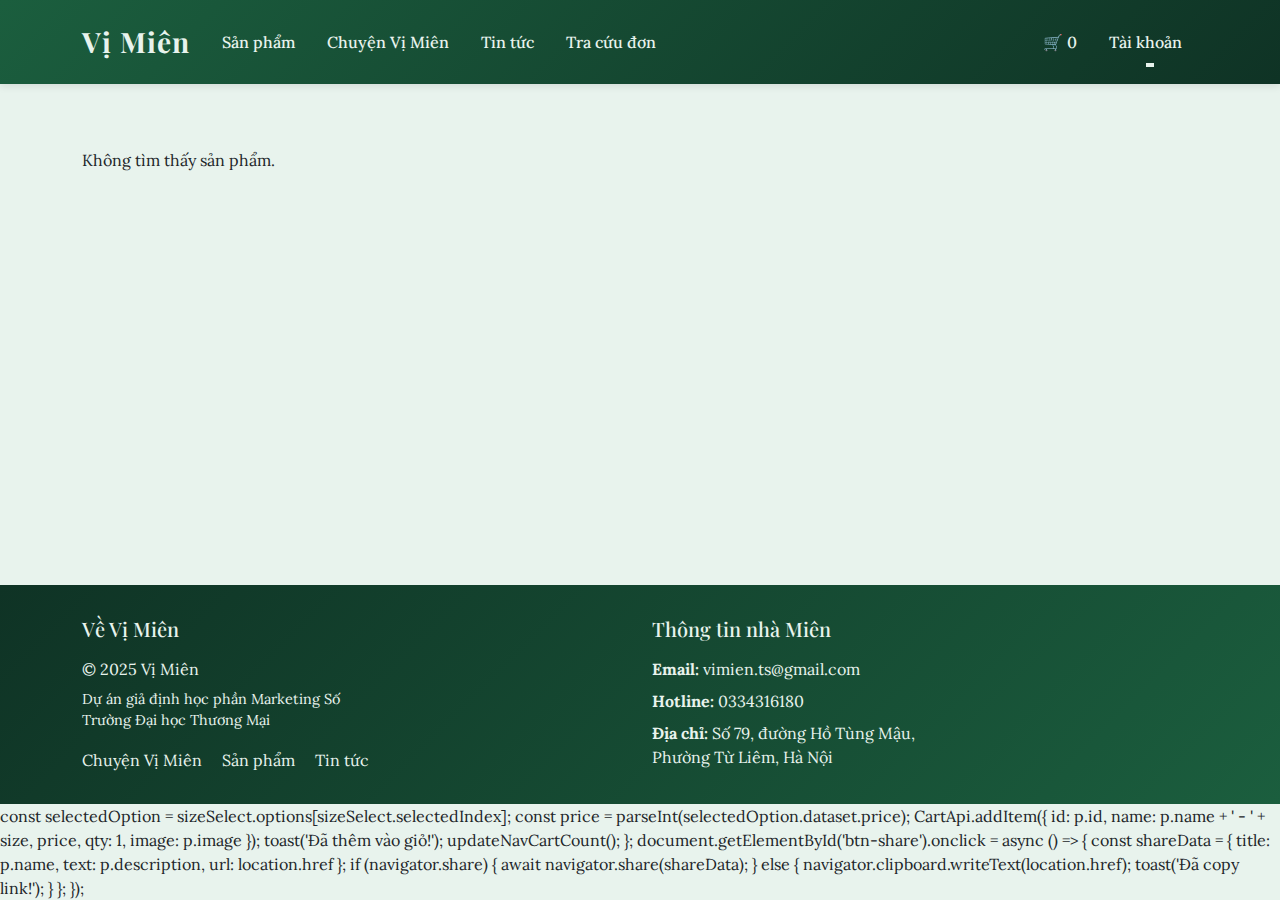
<file: product.html>
<!doctype html>
<html lang="vi">
  <head>
    <meta charset="utf-8">
    <meta name="viewport" content="width=device-width, initial-scale=1">
    <title>Chi tiết sản phẩm - Vị Miên</title>
    <link href="https://cdn.jsdelivr.net/npm/bootstrap@5.3.2/dist/css/bootstrap.min.css" rel="stylesheet">
    <link rel="icon" href="data:,">
    <link rel="preconnect" href="https://fonts.googleapis.com">
    <link rel="preconnect" href="https://fonts.gstatic.com" crossorigin>
    <link href="https://fonts.googleapis.com/css2?family=Playfair+Display:wght@400;600;700&family=Lora:wght@400;500;600&display=swap" rel="stylesheet">
    <style>
      :root {
        --brown-primary: #1B5E3E;
        --brown-dark: #0F3325;
        --brown-light: #2D7A4F;
        --cream: #E8F3ED;
        --beige: #D4E7DD;
      }
      
      body {
        font-family: 'Lora', serif;
        background-color: var(--cream);
      }
      
      h1, h2, h3, h4, h5, h6, .navbar-brand {
        font-family: 'Playfair Display', serif;
      }
      
       /* Custom Navbar */
      .navbar-custom {
        background: linear-gradient(135deg, var(--brown-primary) 0%, var(--brown-dark) 100%);
        padding: 1rem 0;
        box-shadow: 0 2px 8px rgba(0,0,0,0.1);
      }
      
      .navbar-custom .navbar-brand {
        color: var(--cream);
        font-size: 1.75rem;
        font-weight: 700;
        letter-spacing: 1px;
      }
      
      .navbar-custom .nav-link {
        color: var(--cream);
        font-weight: 500;
        margin: 0 0.5rem;
        transition: all 0.3s ease;
        position: relative;
      }
      
      .navbar-custom .nav-link:hover {
        color: #fff;
        transform: translateY(-2px);
      }
      
      .navbar-custom .nav-link::after {
        content: '';
        position: absolute;
        bottom: -5px;
        left: 50%;
        transform: translateX(-50%);
        width: 0;
        height: 2px;
        background: var(--cream);
        transition: width 0.3s ease;
      }
      
      .navbar-custom .nav-link:hover::after {
        width: 80%;
      }
      
      .navbar-custom .navbar-toggler {
        border-color: var(--cream);
      }
      
      .navbar-custom .navbar-toggler-icon {
        background-image: url("data:image/svg+xml,%3csvg xmlns='http://www.w3.org/2000/svg' viewBox='0 0 30 30'%3e%3cpath stroke='%23FFF8E7' stroke-linecap='round' stroke-miterlimit='10' stroke-width='2' d='M4 7h22M4 15h22M4 23h22'/%3e%3c/svg%3e");
      }
      
      .dropdown-menu {
        background-color: var(--brown-dark);
        border: none;
      }
      
      .dropdown-item {
        color: var(--cream);
      }
      
      .dropdown-item:hover {
        background-color: var(--brown-primary);
        color: #fff;
      }
      
      .product-detail-section {
        padding: 4rem 0;
      }
      
      .product-image-wrapper {
        background: white;
        border: 2px solid #80aa7f;
        border-radius: 16px;
        overflow: hidden;
        box-shadow: 0 8px 24px rgba(139, 69, 19, 0.12);
        position: relative;
      }
      
      .product-image-wrapper::before {
        content: '';
        position: absolute;
        top: 0;
        left: 0;
        right: 0;
        height: 4px;
        background: linear-gradient(90deg, var(--brown-primary), var(--brown-light), var(--brown-primary));
      }
      
      .product-image-wrapper img {
        width: 100%;
        height: auto;
        display: block;
      }
      
      .product-info {
        background: white;
        border: 2px solid #e0d5c7;
        border-radius: 16px;
        padding: 2.5rem;
        box-shadow: 0 8px 24px rgba(139, 69, 19, 0.12);
      }
      
      .product-info h1 {
        color: var(--brown-dark);
        font-weight: 700;
        margin-bottom: 1rem;
      }
      
      .product-price {
        color: var(--brown-primary);
        font-size: 1.75rem;
        font-weight: 600;
        margin-bottom: 1.5rem;
      }
      
      .product-description {
        color: #666;
        line-height: 1.8;
        margin-bottom: 2rem;
        padding: 1.5rem;
        background: linear-gradient(to bottom, rgba(255, 248, 231, 0.3), white);
        border-radius: 8px;
        border-left: 4px solid var(--brown-light);
        white-space: pre-line;
      }
      
      .form-label {
        color: var(--brown-dark);
        font-weight: 600;
        margin-bottom: 0.5rem;
      }
      
      .form-select {
        border: 2px solid #e0d5c7;
        border-radius: 8px;
        padding: 0.75rem;
        color: var(--brown-primary);
        font-weight: 500;
        transition: all 0.3s ease;
      }
      
      .form-select:focus {
        border-color: var(--brown-primary);
        box-shadow: 0 0 0 0.2rem rgba(139, 69, 19, 0.15);
      }
      
      .btn-dark {
        background: var(--brown-primary);
        border: 2px solid var(--brown-primary);
        color: var(--cream);
        padding: 0.75rem 2rem;
        font-weight: 600;
        border-radius: 8px;
        transition: all 0.3s ease;
      }
      
      .btn-dark:hover {
        background: var(--brown-dark);
        border-color: var(--brown-dark);
        transform: translateY(-2px);
        box-shadow: 0 6px 16px rgba(139, 69, 19, 0.3);
      }
      
      .btn-outline-secondary {
        border: 2px solid var(--brown-light);
        color: var(--brown-light);
        background: transparent;
        padding: 0.75rem 2rem;
        font-weight: 600;
        border-radius: 8px;
        transition: all 0.3s ease;
      }
      
      .btn-outline-secondary:hover {
        background: var(--brown-light);
        border-color: var(--brown-light);
        color: white;
        transform: translateY(-2px);
        box-shadow: 0 6px 16px rgba(160, 82, 45, 0.3);
      }
      
      @media (max-width: 767px) {
        .product-detail-section {
          padding: 2rem 0;
        }
        
        .product-info {
          padding: 1.5rem;
          margin-top: 1.5rem;
        }
        
        .product-info h1 {
          font-size: 1.75rem;
        }
        
        .product-price {
          font-size: 1.4rem;
        }
        
        .product-description {
          padding: 1rem;
          font-size: 0.95rem;
        }
        
        .btn-dark, .btn-outline-secondary {
          padding: 0.6rem 1.2rem;
          font-size: 0.9rem;
          width: 100%;
        }
        
        .d-flex.gap-2 {
          flex-direction: column;
          gap: 0.75rem !important;
        }
      }
      
      footer {
        background: linear-gradient(135deg, var(--brown-dark) 0%, var(--brown-primary) 100%);
        color: var(--cream);
        padding: 2rem 0;
      }
      
      footer a {
        color: var(--cream);
        text-decoration: none;
        transition: color 0.3s ease;
      }
      
      footer a:hover {
        color: #fff;
      }
    </style>
  </head>
  <body class="d-flex flex-column min-vh-100">
    <nav class="navbar navbar-expand-lg navbar-custom sticky-top">
      <div class="container">
        <a class="navbar-brand" href="/">Vị Miên</a>
        <button class="navbar-toggler" type="button" data-bs-toggle="collapse" data-bs-target="#nav">
          <span class="navbar-toggler-icon"></span>
        </button>
        <div class="collapse navbar-collapse" id="nav">
          <ul class="navbar-nav me-auto">
            <li class="nav-item"><a class="nav-link" href="/products.html">Sản phẩm</a></li>
            <li class="nav-item"><a class="nav-link" href="/story.html">Chuyện Vị Miên</a></li>
            <li class="nav-item"><a class="nav-link" href="/news.html">Tin tức</a></li>
            <li class="nav-item"><a class="nav-link" href="/order-lookup.html">Tra cứu đơn</a></li>
          </ul>
          <ul class="navbar-nav ms-auto">
            <li class="nav-item"><a class="nav-link" href="/cart.html">🛒 <span id="nav-cart-count">0</span></a></li>
            <li class="nav-item dropdown">
              <a class="nav-link dropdown-toggle" href="#" role="button" data-bs-toggle="dropdown" id="nav-user-label">Tài khoản</a>
              <ul class="dropdown-menu dropdown-menu-end">
                <li><a class="dropdown-item" href="/account.html">Đăng nhập / Đăng ký</a></li>
                <li><a class="dropdown-item" href="#" id="btn-logout">Đăng xuất</a></li>
              </ul>
            </li>
          </ul>
        </div>
      </div>
    </nav>
    
    <main class="flex-fill">
      <section class="product-detail-section">
        <div class="container" id="product-detail"></div>
      </section>
    </main>

    <footer class="mt-5">
      <div class="container">
        <div class="row g-4">
          <div class="col-md-6">
            <h5 class="mb-3">Về Vị Miên</h5>
            <p class="mb-2">© 2025 Vị Miên</p>
            <p class="mb-3" style="font-size: 0.9rem;">Dự án giả định học phần Marketing Số<br>Trường Đại học Thương Mại</p>
            <div class="mt-3">
              <a href="/story.html" class="me-3">Chuyện Vị Miên</a>
              <a href="/products.html" class="me-3">Sản phẩm</a>
              <a href="/news.html">Tin tức</a>
            </div>
          </div>
          <div class="col-md-6">
            <h5 class="mb-3">Thông tin nhà Miên</h5>
            <div class="d-flex flex-column gap-2">
              <div><strong>Email:</strong> vimien.ts@gmail.com</div>
              <div><strong>Hotline:</strong> 0334316180</div>
              <div><strong>Địa chỉ:</strong> Số 79, đường Hồ Tùng Mậu,<br>Phường Từ Liêm, Hà Nội</div>
            </div>
          </div>
        </div>
      </div>
    </footer>

    <script src="https://cdn.jsdelivr.net/npm/bootstrap@5.3.2/dist/js/bootstrap.bundle.min.js"></script>
    <script src="/assets/js/data.js"></script>
    <script src="/assets/js/utils.js"></script>
    <script src="/assets/js/auth.js"></script>
    <script src="/assets/js/cart.js"></script>
    
    <script>
      document.addEventListener('DOMContentLoaded', () => {
        const params = new URLSearchParams(location.search);
        const id = params.get('id');
        const p = Products.find(x => String(x.id) === String(id));
        const el = document.getElementById('product-detail');
        if (!p) { el.innerHTML = '<p>Không tìm thấy sản phẩm.</p>'; return; }

        const isGift = p.isGift === true;

        // Generate size options dynamically (only if not a gift)
        const sizeOptions = !isGift ? p.sizes.map(s => 
          `<option value="${s.name}" data-price="${s.price}">${s.name} - ${formatVND(s.price)}</option>`
        ).join('') : '';

        el.innerHTML = `
          <div class="row g-4">
            <div class="col-md-6">
              <div class="product-image-wrapper ${isGift ? 'border-warning' : ''}">
                ${isGift ? '<div class="position-absolute top-0 end-0 m-3"><span class="badge bg-warning text-dark fs-6">Quà tặng kèm</span></div>' : ''}
                <img src="${p.image}" alt="${p.name}">
              </div>
            </div>
            <div class="col-md-6">
              <div class="product-info">
                <h1>${p.name}</h1>
                ${!isGift ? `<div class="product-price" id="display-price">${formatVND(p.sizes[0].price)}</div>` : '<div class="alert alert-warning"><strong>🎁 Quà tặng đặc biệt</strong><br>Tặng kèm khi mua sản phẩm BST "Khúc Du Hoa Việt"</div>'}
                <div class="product-description">${p.description}</div>
                ${!isGift ? `
                <div class="mb-4">
                  <label class="form-label">Kích cỡ</label>
                  <select class="form-select" id="opt-size">
                    ${sizeOptions}
                  </select>
                </div>
                <div class="d-flex gap-2">
                  <button class="btn btn-dark" id="btn-add">Thêm vào giỏ</button>
                  <button class="btn btn-outline-secondary" id="btn-share">Chia sẻ</button>
                </div>
                ` : `
                <div class="d-flex gap-2">
                  <button class="btn btn-outline-secondary" id="btn-share">Chia sẻ</button>
                </div>
                `}
              </div>
            </div>
          </div>`;

        if (!isGift) {
          const sizeSelect = document.getElementById('opt-size');
          const priceDisplay = document.getElementById('display-price');

          // Update price when size changes
          sizeSelect.addEventListener('change', () => {
            const selectedOption = sizeSelect.options[sizeSelect.selectedIndex];
            const price = parseInt(selectedOption.dataset.price);
            priceDisplay.textContent = formatVND(price);
          });

          document.getElementById('btn-add').onclick = () => {
            const size = sizeSelect.value;
            const selectedOption = sizeSelect.options[sizeSelect.selectedIndex];
            const price = parseInt(selectedOption.dataset.price);
            CartApi.addItem({ id: p.id, name: p.name + ' - ' + size, price, qty: 1, image: p.image });
            toast('Đã thêm vào giỏ!');
            updateNavCartCount();
          };
        }

        document.getElementById('btn-share').onclick = async () => {
          const shareData = { title: p.name, text: p.description, url: location.href };
          if (navigator.share) { await navigator.share(shareData); }
          else { navigator.clipboard.writeText(location.href); toast('Đã copy link!'); }
        };
      });
    </script>
          const selectedOption = sizeSelect.options[sizeSelect.selectedIndex];
          const price = parseInt(selectedOption.dataset.price);
          CartApi.addItem({ id: p.id, name: p.name + ' - ' + size, price, qty: 1, image: p.image });
          toast('Đã thêm vào giỏ!');
          updateNavCartCount();
        };

        document.getElementById('btn-share').onclick = async () => {
          const shareData = { title: p.name, text: p.description, url: location.href };
          if (navigator.share) { await navigator.share(shareData); }
          else { navigator.clipboard.writeText(location.href); toast('Đã copy link!'); }
        };
      });
    </script>
  </body>
</html>
</file>
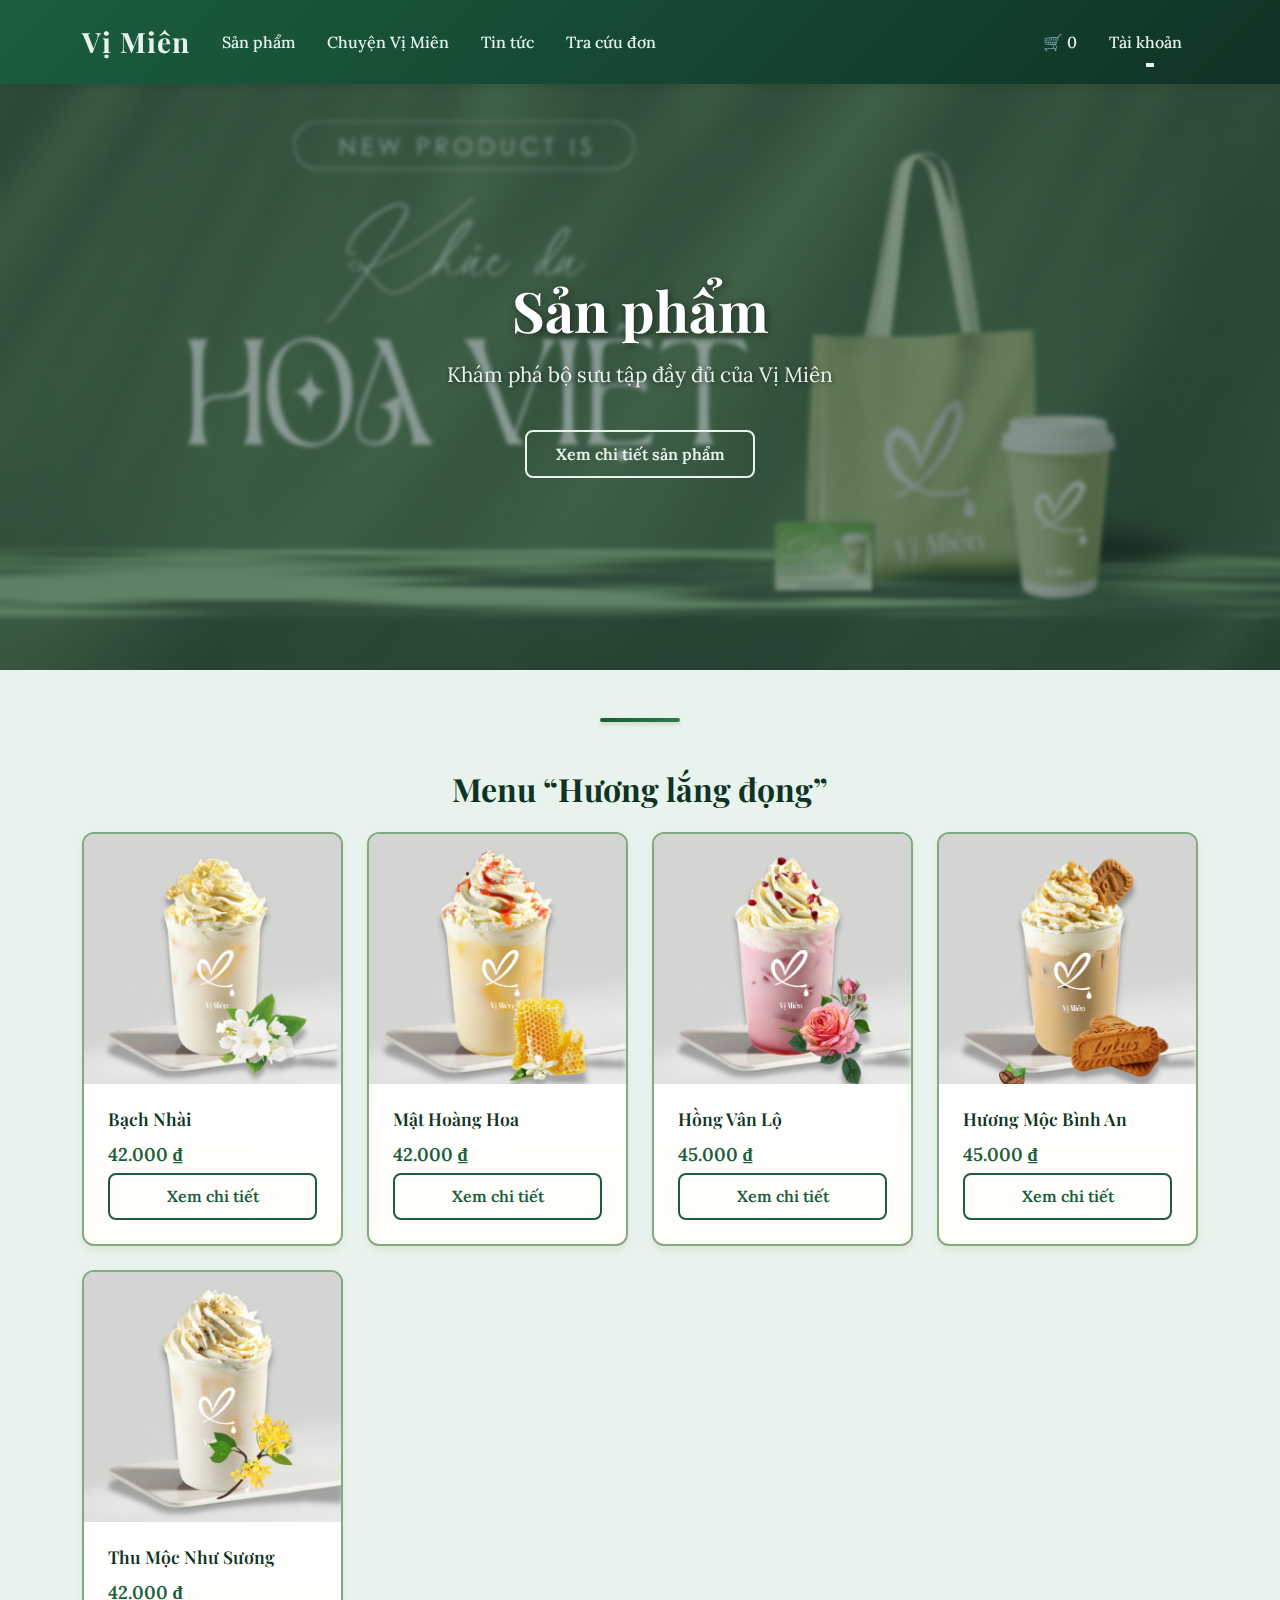
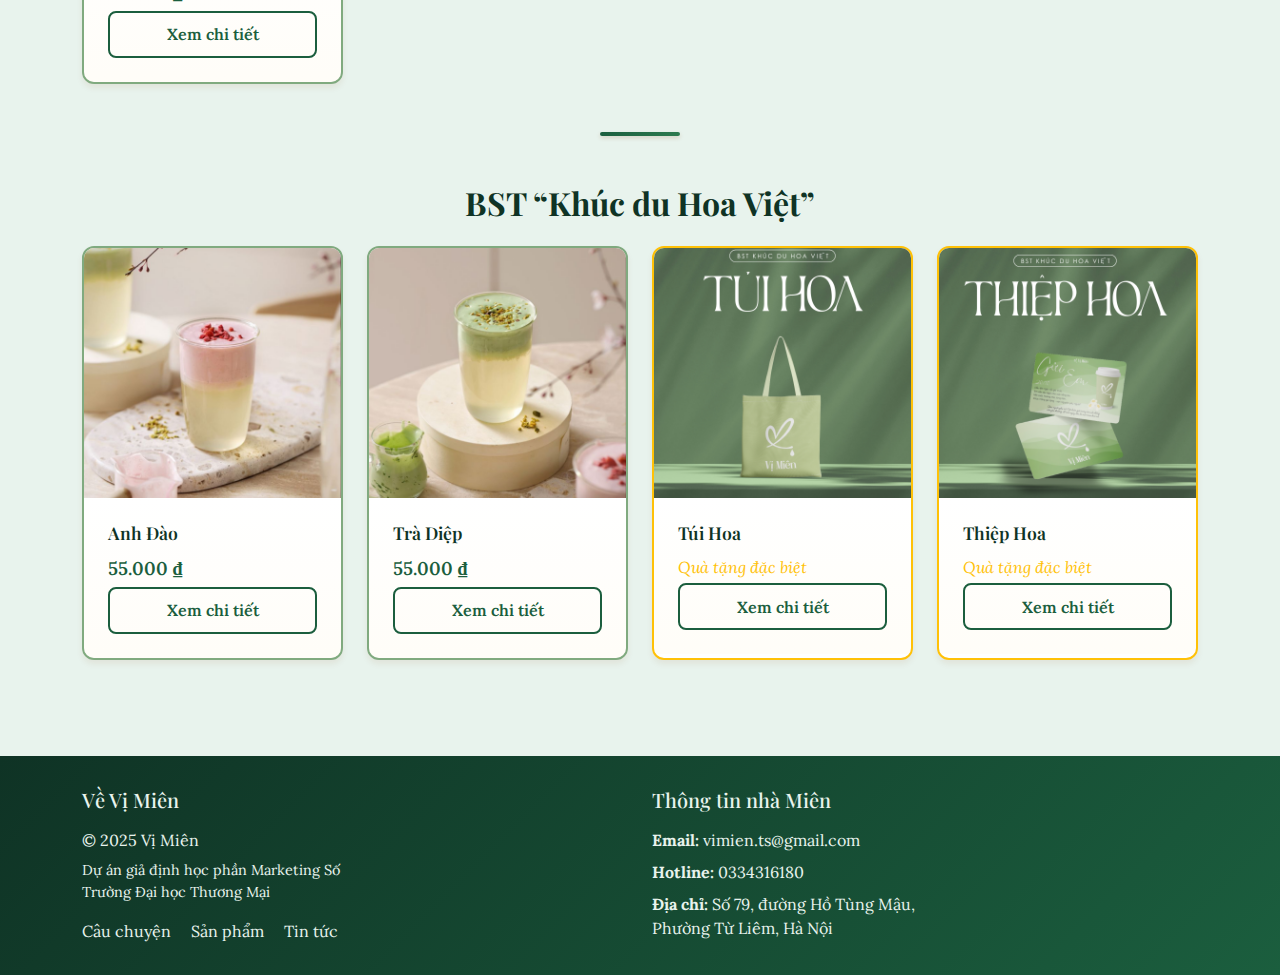
<file: products.html>
<!doctype html>
<html lang="vi">
  <head>
    <meta charset="utf-8">
    <meta name="viewport" content="width=device-width, initial-scale=1">
    <title>Sản phẩm - Vị Miên</title>
    <link href="https://cdn.jsdelivr.net/npm/bootstrap@5.3.2/dist/css/bootstrap.min.css" rel="stylesheet">
    <link rel="icon" href="data:,">
    <link rel="preconnect" href="https://fonts.googleapis.com">
    <link rel="preconnect" href="https://fonts.gstatic.com" crossorigin>
    <link href="https://fonts.googleapis.com/css2?family=Playfair+Display:wght@400;600;700&family=Lora:wght@400;500;600&display=swap" rel="stylesheet">
    <style>
      :root {
        --brown-primary: #1B5E3E;
        --brown-dark: #0F3325;
        --brown-light: #2D7A4F;
        --cream: #E8F3ED;
        --beige: #D4E7DD;
      }
      
      body {
        font-family: 'Lora', serif;
        background-color: var(--cream);
      }
      
      h1, h2, h3, h4, h5, h6, .navbar-brand {
        font-family: 'Playfair Display', serif;
      }
      
      /* Custom Navbar */
      .navbar-custom {
        background: linear-gradient(135deg, var(--brown-primary) 0%, var(--brown-dark) 100%);
        padding: 1rem 0;
        box-shadow: 0 2px 8px rgba(0,0,0,0.1);
      }
      
      .navbar-custom .navbar-brand {
        color: var(--cream);
        font-size: 1.75rem;
        font-weight: 700;
        letter-spacing: 1px;
      }
      
      .navbar-custom .nav-link {
        color: var(--cream);
        font-weight: 500;
        margin: 0 0.5rem;
        transition: all 0.3s ease;
        position: relative;
      }
      
      .navbar-custom .nav-link:hover {
        color: #fff;
        transform: translateY(-2px);
      }
      
      .navbar-custom .nav-link::after {
        content: '';
        position: absolute;
        bottom: -5px;
        left: 50%;
        transform: translateX(-50%);
        width: 0;
        height: 2px;
        background: var(--cream);
        transition: width 0.3s ease;
      }
      
      .navbar-custom .nav-link:hover::after {
        width: 80%;
      }
      
      .navbar-custom .navbar-toggler {
        border-color: var(--cream);
      }
      
      .navbar-custom .navbar-toggler-icon {
        background-image: url("data:image/svg+xml,%3csvg xmlns='http://www.w3.org/2000/svg' viewBox='0 0 30 30'%3e%3cpath stroke='%23FFF8E7' stroke-linecap='round' stroke-miterlimit='10' stroke-width='2' d='M4 7h22M4 15h22M4 23h22'/%3e%3c/svg%3e");
      }
      
      .dropdown-menu {
        background-color: var(--brown-dark);
        border: none;
      }
      
      .dropdown-item {
        color: var(--cream);
      }
      
      .dropdown-item:hover {
        background-color: var(--brown-primary);
        color: #fff;
      }
      .page-header {
        background-image: url('/assets/images/hoa_viet.png');
        background-size: cover;
        background-position: center;
        background-repeat: no-repeat;
        padding: 12rem 0;
        margin-bottom: 3rem;
        position: relative;
        overflow: hidden;
        min-height: 500px;
        display: flex;
        align-items: center;
        justify-content: center;
      }
      
      .page-header::before {
        content: '';
        position: absolute;
        top: 0;
        left: 0;
        right: 0;
        bottom: 0;
        background: rgba(15, 51, 37, 0.5);
        backdrop-filter: blur(2px);
        pointer-events: none;
      }
      
      .page-header .container {
        position: relative;
        z-index: 1;
      }
      
      .page-header h1 {
        color: #ffffff;
        font-weight: 700;
        margin-bottom: 1rem;
        text-shadow: 2px 2px 8px rgba(0, 0, 0, 0.5);
        font-size: 3.5rem;
      }
      
      .page-header p {
        color: var(--cream);
        font-size: 1.3rem;
        text-shadow: 1px 1px 4px rgba(0, 0, 0, 0.5);
      }
      
      .decorative-divider {
        width: 80px;
        height: 4px;
        background: linear-gradient(90deg, var(--brown-primary), var(--brown-light));
        margin: 0 auto 3rem;
        border-radius: 2px;
        box-shadow: 0 2px 4px rgba(139, 69, 19, 0.2);
      }
      
      .product-card {
        background: white;
        border: 2px solid #80aa7f;
        border-radius: 12px;
        overflow: hidden;
        transition: all 0.4s cubic-bezier(0.4, 0, 0.2, 1);
        height: 100%;
        position: relative;
        box-shadow: 0 4px 6px rgba(139, 69, 19, 0.08);
      }
      
      .product-card::before {
        content: '';
        position: absolute;
        top: 0;
        left: 0;
        right: 0;
        height: 4px;
        background: linear-gradient(90deg, var(--brown-primary), var(--brown-light), var(--brown-primary));
        opacity: 0;
        transition: opacity 0.3s ease;
      }
      
      .product-card:hover::before {
        opacity: 1;
      }
      
      .product-card:hover {
        transform: translateY(-12px);
        box-shadow: 0 16px 32px rgba(139, 69, 19, 0.2);
        border-color: var(--brown-light);
      }
      
      .product-card .image-wrapper {
        position: relative;
        overflow: hidden;
      }
      
      .product-card img {
        width: 100%;
        height: 250px;
        object-fit: cover;
        transition: transform 0.4s ease;
      }
      
      .product-card:hover img {
        transform: scale(1.08);
      }
      
      .product-card .card-body {
        padding: 1.5rem;
        background: linear-gradient(to bottom, white 0%, rgba(255, 248, 231, 0.3) 100%);
      }
      
      .product-card .card-title {
        color: var(--brown-dark);
        font-weight: 600;
        margin-bottom: 0.75rem;
        font-size: 1.1rem;
      }
      
      .product-card .text-muted {
        color: var(--brown-primary) !important;
        font-weight: 600;
        font-size: 1.15rem;
      }
      
      .btn-outline-dark {
        border: 2px solid var(--cream);
        color: var(--cream);
        background: transparent;
        padding: 0.6rem 1.8rem;
        font-weight: 600;
        border-radius: 8px;
        transition: all 0.3s ease;
        position: relative;
        overflow: hidden;
      }
      
      .btn-outline-dark::before {
        content: '';
        position: absolute;
        top: 50%;
        left: 50%;
        width: 0;
        height: 0;
        border-radius: 50%;
        background: var(--cream);
        transform: translate(-50%, -50%);
        transition: width 0.4s ease, height 0.4s ease;
        z-index: -1;
      }
      
      .btn-outline-dark:hover::before {
        width: 300px;
        height: 300px;
      }
      
      .btn-outline-dark:hover {
        color: var(--brown-dark);
        border-color: var(--cream);
        transform: translateY(-2px);
        box-shadow: 0 4px 12px rgba(232, 243, 237, 0.3);
      }
      
      /* Button variant for light backgrounds */
      .page-header .btn-outline-dark {
        border-color: var(--cream);
        color: var(--cream);
      }
      
      .page-header .btn-outline-dark::before {
        background: var(--cream);
      }
      
      .page-header .btn-outline-dark:hover {
        color: var(--brown-dark);
        border-color: var(--cream);
      }
      
      /* Button variant for product cards */
      .product-card .btn-outline-dark {
        border-color: var(--brown-primary);
        color: var(--brown-primary);
      }
      
      .product-card .btn-outline-dark::before {
        background: var(--brown-primary);
      }
      
      .product-card .btn-outline-dark:hover {
        color: var(--cream);
        border-color: var(--brown-primary);
        box-shadow: 0 4px 12px rgba(139, 69, 19, 0.3);
      }
      
      /* Added mobile-specific styles for smaller cards and buttons */
      @media (max-width: 767px) {
        .product-card img {
          height: 140px;
        }
        
        .product-card .card-body {
          padding: 0.75rem;
        }
        
        .product-card .card-title {
          font-size: 0.9rem;
          margin-bottom: 0.5rem;
        }
        
        .product-card .text-muted {
          font-size: 0.95rem;
        }
        
        .btn-outline-dark {
          padding: 0.4rem 0.8rem;
          font-size: 0.85rem;
        }
        
        .page-header {
          padding: 2.5rem 0;
        }
        
        .page-header h1 {
          font-size: 2rem;
        }
        
        .page-header p {
          font-size: 0.95rem;
        }
      }
      
      footer {
        background: linear-gradient(135deg, var(--brown-dark) 0%, var(--brown-primary) 100%);
        color: var(--cream);
        padding: 2rem 0;
      }
      
      footer a {
        color: var(--cream);
        text-decoration: none;
        transition: color 0.3s ease;
      }
      
      footer a:hover {
        color: #fff;
      }
    </style>
  </head>
  <body class="d-flex flex-column min-vh-100">
    <nav class="navbar navbar-expand-lg navbar-custom sticky-top">
      <div class="container">
        <a class="navbar-brand" href="/">Vị Miên</a>
        <button class="navbar-toggler" type="button" data-bs-toggle="collapse" data-bs-target="#nav">
          <span class="navbar-toggler-icon"></span>
        </button>
        <div class="collapse navbar-collapse" id="nav">
          <ul class="navbar-nav me-auto">
            <li class="nav-item"><a class="nav-link" href="/products.html">Sản phẩm</a></li>
            <li class="nav-item"><a class="nav-link" href="/story.html">Chuyện Vị Miên</a></li>
            <li class="nav-item"><a class="nav-link" href="/news.html">Tin tức</a></li>
            <li class="nav-item"><a class="nav-link" href="/order-lookup.html">Tra cứu đơn</a></li>
          </ul>
          <ul class="navbar-nav ms-auto">
            <li class="nav-item"><a class="nav-link" href="/cart.html">🛒 <span id="nav-cart-count">0</span></a></li>
            <li class="nav-item dropdown">
              <a class="nav-link dropdown-toggle" href="#" role="button" data-bs-toggle="dropdown" id="nav-user-label">Tài khoản</a>
              <ul class="dropdown-menu dropdown-menu-end">
                <li><a class="dropdown-item" href="/account.html">Đăng nhập / Đăng ký</a></li>
                <li><a class="dropdown-item" href="#" id="btn-logout">Đăng xuất</a></li>
              </ul>
            </li>
          </ul>
        </div>
      </div>
    </nav>

    <main class="flex-fill">
      <section class="page-header text-center">
        <div class="container">
          <h1>Sản phẩm</h1>
          <p>Khám phá bộ sưu tập đầy đủ của Vị Miên</p>
          <a href="#product-list" class="btn btn-outline-dark mt-4">Xem chi tiết sản phẩm</a>
        </div>
      </section>
      
      <div class="decorative-divider"></div>

      <section class="pb-5">
        <div class="container">
          <h2 class="text-center mb-4" style="color: var(--brown-dark); font-weight: 700;">Menu “Hương lắng đọng”</h2>
          <div class="row g-4 mb-5" id="product-list-main"></div>
          
          <div class="decorative-divider my-5"></div>
          
          <h2 class="text-center mb-4" style="color: var(--brown-dark); font-weight: 700;">BST “Khúc du Hoa Việt”</h2>
          <div class="row g-4" id="product-list-special"></div>
        </div>
      </section>
    </main>

    <footer class="mt-5">
      <div class="container">
        <div class="row g-4">
          <div class="col-md-6">
            <h5 class="mb-3">Về Vị Miên</h5>
            <p class="mb-2">© 2025 Vị Miên</p>
            <p class="mb-3" style="font-size: 0.9rem;">Dự án giả định học phần Marketing Số<br>Trường Đại học Thương Mại</p>
            <div class="mt-3">
              <a href="/story.html" class="me-3">Câu chuyện</a>
              <a href="/products.html" class="me-3">Sản phẩm</a>
              <a href="/news.html">Tin tức</a>
            </div>
          </div>
          <div class="col-md-6">
            <h5 class="mb-3">Thông tin nhà Miên</h5>
            <div class="d-flex flex-column gap-2">
              <div><strong>Email:</strong> vimien.ts@gmail.com</div>
              <div><strong>Hotline:</strong> 0334316180</div>
              <div><strong>Địa chỉ:</strong> Số 79, đường Hồ Tùng Mậu,<br>Phường Từ Liêm, Hà Nội</div>
            </div>
          </div>
        </div>
      </div>
    </footer>

    <script src="https://cdn.jsdelivr.net/npm/bootstrap@5.3.2/dist/js/bootstrap.bundle.min.js"></script>
    <script src="/assets/js/data.js"></script>
    <script src="/assets/js/utils.js"></script>
    <script src="/assets/js/auth.js"></script>
    <script src="/assets/js/cart.js"></script>
    
    <script>
      document.addEventListener('DOMContentLoaded', () => {
        const listMain = document.getElementById('product-list-main');
        const listSpecial = document.getElementById('product-list-special');
        
        // Menu chính (id 1-5)
        const mainProducts = Products.filter(p => p.id <= 5);
        mainProducts.forEach(p => {
          listMain.insertAdjacentHTML('beforeend', `
            <div class="col-6 col-md-3">
              <div class="product-card">
                <div class="image-wrapper">
                  <img src="${p.image}" class="card-img-top" alt="${p.name}">
                </div>
                <div class="card-body d-flex flex-column">
                  <h5 class="card-title">${p.name}</h5>
                  <p class="text-muted mb-1">${formatVND(p.price)}</p>
                  <a href="/product.html?id=${p.id}" class="btn btn-outline-dark mt-auto">Xem chi tiết</a>
                </div>
              </div>
            </div>`);
        });
        
        // BST Khúc Du Hoa Việt (id 6+)
        const specialProducts = Products.filter(p => p.id >= 6);
        specialProducts.forEach(p => {
          const isGift = p.isGift === true;
          listSpecial.insertAdjacentHTML('beforeend', `
            <div class="col-6 col-md-3">
              <div class="product-card ${isGift ? 'border-warning' : ''}">
                ${isGift ? '<div class="position-absolute top-0 end-0 m-2"><span class="badge bg-warning text-dark">Quà tặng kèm</span></div>' : ''}
                <div class="image-wrapper">
                  <img src="${p.image}" class="card-img-top" alt="${p.name}">
                </div>
                <div class="card-body d-flex flex-column">
                  <h5 class="card-title">${p.name}</h5>
                  ${!isGift ? `<p class="text-muted mb-1">${formatVND(p.price)}</p>` : '<p class="text-warning mb-1"><em>Quà tặng đặc biệt</em></p>'}
                  <a href="/product.html?id=${p.id}" class="btn btn-outline-dark mt-auto">Xem chi tiết</a>
                </div>
              </div>
            </div>`);
        });
      });
    </script>
  </body>
</html>
</file>
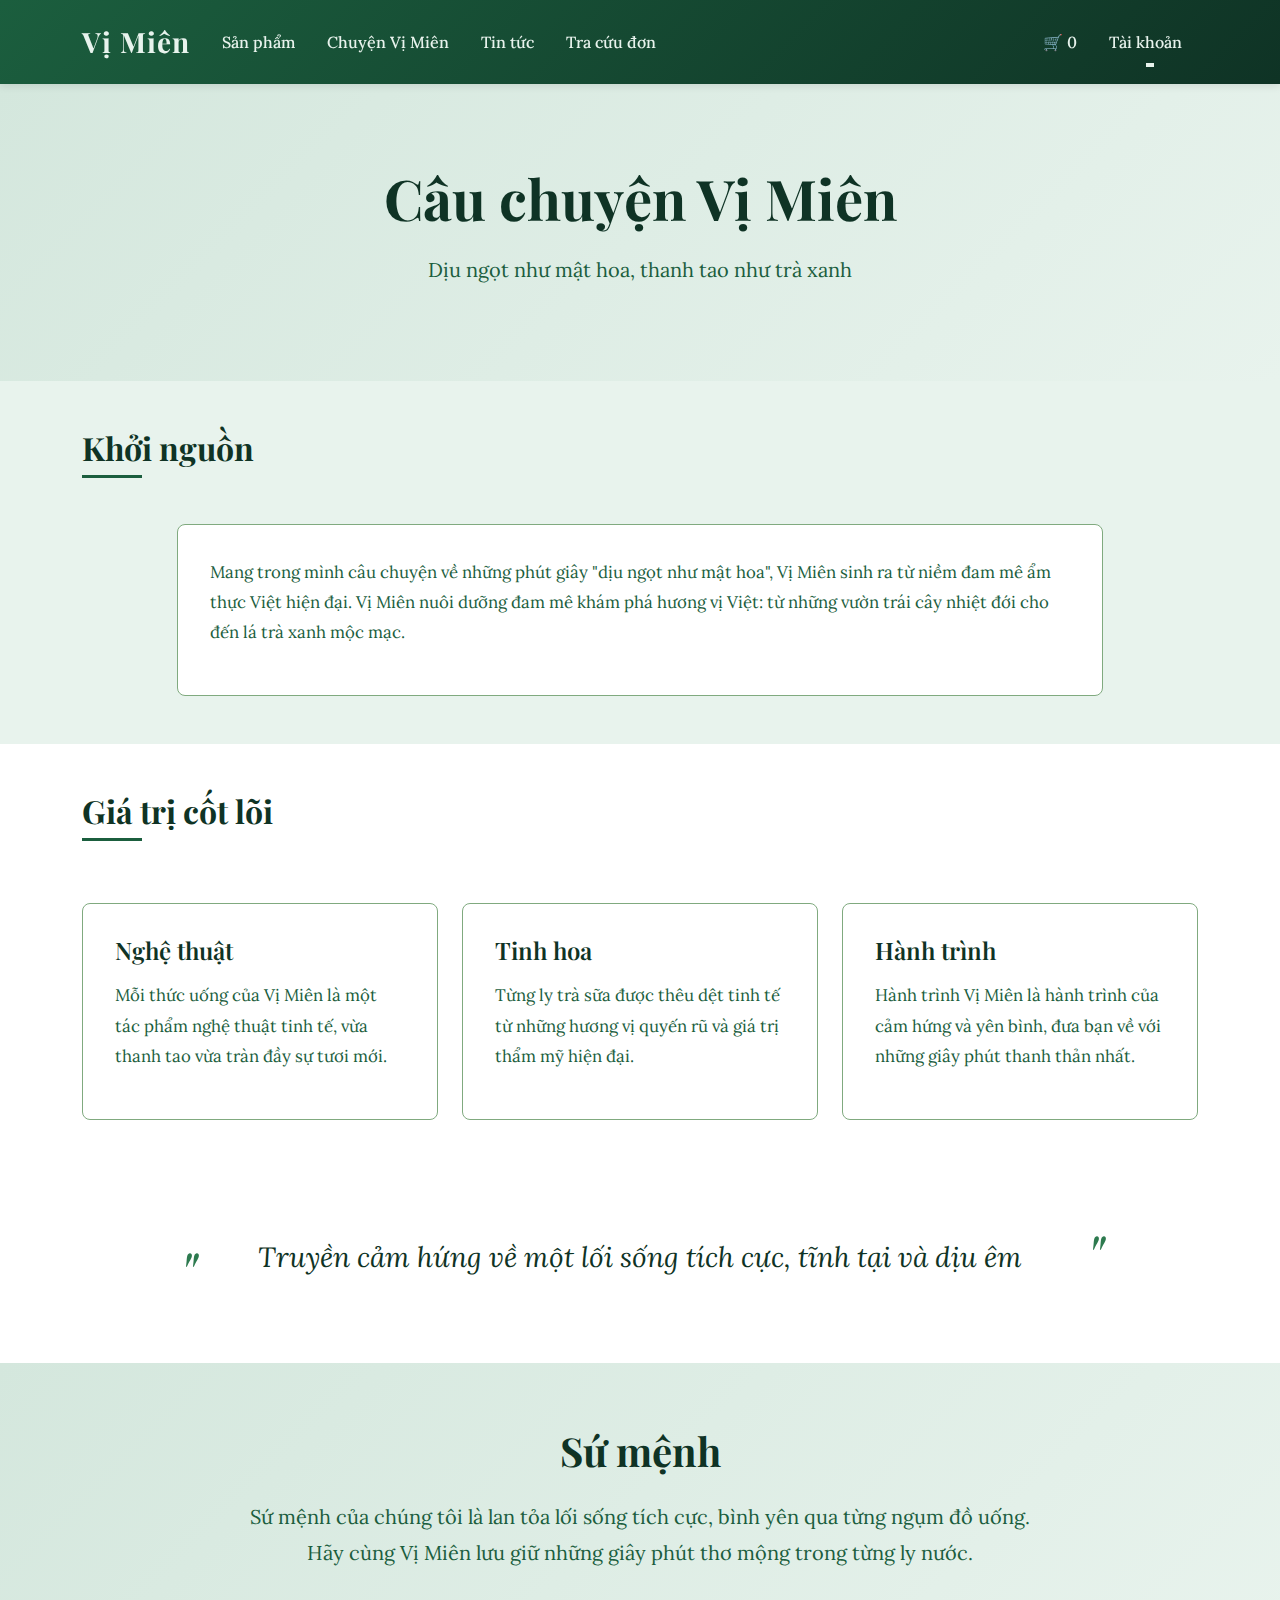
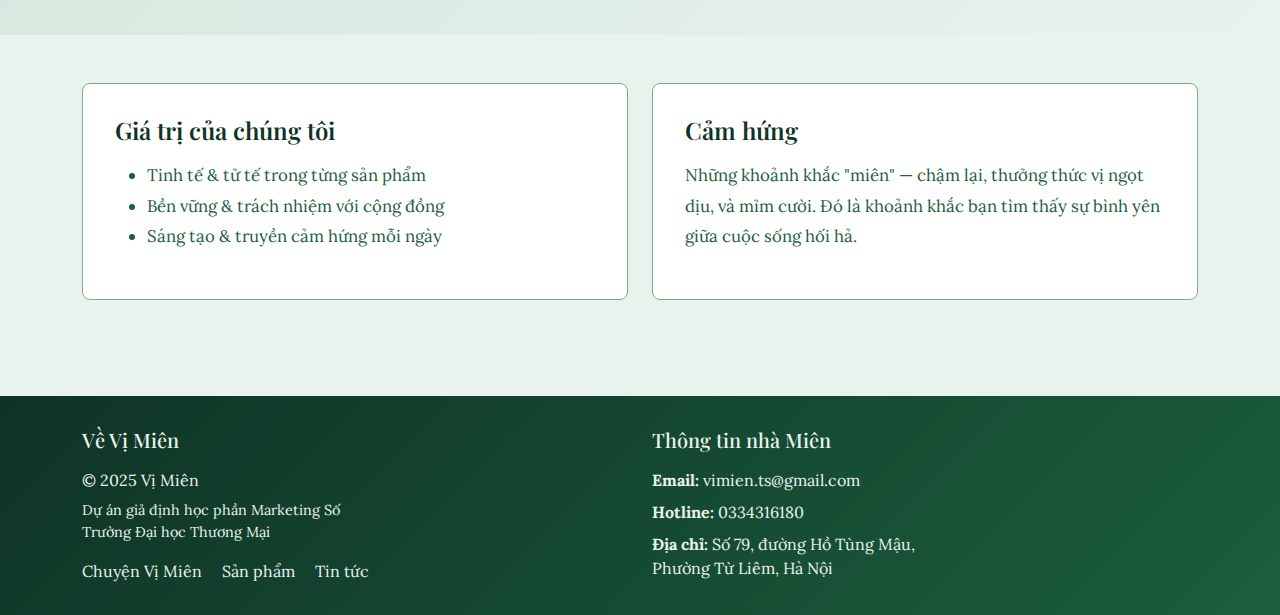
<file: story.html>
<!doctype html>
<html lang="vi">
  <head>
    <meta charset="utf-8">
    <meta name="viewport" content="width=device-width, initial-scale=1">
    <title>Câu chuyện - Vị Miên</title>
    <link href="https://cdn.jsdelivr.net/npm/bootstrap@5.3.2/dist/css/bootstrap.min.css" rel="stylesheet">
    <link rel="icon" href="data:,">
    <link rel="preconnect" href="https://fonts.googleapis.com">
    <link rel="preconnect" href="https://fonts.gstatic.com" crossorigin>
    <link href="https://fonts.googleapis.com/css2?family=Playfair+Display:wght@400;600;700&family=Lora:wght@400;500;600&display=swap" rel="stylesheet">
    <style>
      :root {
        --brown-primary: #1B5E3E;
        --brown-dark: #0F3325;
        --brown-light: #2D7A4F;
        --cream: #E8F3ED;
        --beige: #D4E7DD;
      }
      
      body {
        font-family: 'Lora', serif;
        background-color: var(--cream);
      }
      
      h1, h2, h3, h4, h5, h6, .navbar-brand {
        font-family: 'Playfair Display', serif;
      }
      
      /* Custom Navbar */
      .navbar-custom {
        background: linear-gradient(135deg, var(--brown-primary) 0%, var(--brown-dark) 100%);
        padding: 1rem 0;
        box-shadow: 0 2px 8px rgba(0,0,0,0.1);
      }
      
      .navbar-custom .navbar-brand {
        color: var(--cream);
        font-size: 1.75rem;
        font-weight: 700;
        letter-spacing: 1px;
      }
      
      .navbar-custom .nav-link {
        color: var(--cream);
        font-weight: 500;
        margin: 0 0.5rem;
        transition: all 0.3s ease;
        position: relative;
      }
      
      .navbar-custom .nav-link:hover {
        color: #fff;
        transform: translateY(-2px);
      }
      
      .navbar-custom .nav-link::after {
        content: '';
        position: absolute;
        bottom: -5px;
        left: 50%;
        transform: translateX(-50%);
        width: 0;
        height: 2px;
        background: var(--cream);
        transition: width 0.3s ease;
      }
      
      .navbar-custom .nav-link:hover::after {
        width: 80%;
      }
      
      .navbar-custom .navbar-toggler {
        border-color: var(--cream);
      }
      
      .navbar-custom .navbar-toggler-icon {
        background-image: url("data:image/svg+xml,%3csvg xmlns='http://www.w3.org/2000/svg' viewBox='0 0 30 30'%3e%3cpath stroke='%23FFF8E7' stroke-linecap='round' stroke-miterlimit='10' stroke-width='2' d='M4 7h22M4 15h22M4 23h22'/%3e%3c/svg%3e");
      }
      
      .dropdown-menu {
        background-color: var(--brown-dark);
        border: none;
      }
      
      .dropdown-item {
        color: var(--cream);
      }
      
      .dropdown-item:hover {
        background-color: var(--brown-primary);
        color: #fff;
      }
      
      /* Hero Section */
      .hero-section {
        background: linear-gradient(135deg, var(--beige) 0%, var(--cream) 100%);
        padding: 5rem 0;
        text-align: center;
      }
      
      .hero-section h1 {
        color: var(--brown-dark);
        font-weight: 700;
        margin-bottom: 1.5rem;
      }
      
      .hero-section .lead {
        color: var(--brown-primary);
        font-size: 1.25rem;
      }
      
      /* Buttons */
      .btn-brown {
        background-color: var(--brown-primary);
        color: var(--cream);
        border: none;
        padding: 0.75rem 2rem;
        font-weight: 600;
        border-radius: 6px;
        transition: all 0.3s ease;
      }
      
      .btn-brown:hover {
        background-color: var(--brown-dark);
        color: #fff;
        transform: translateY(-2px);
        box-shadow: 0 4px 12px rgba(139, 69, 19, 0.3);
      }
      
      .btn-outline-brown {
        border: 2px solid var(--brown-primary);
        color: var(--brown-primary);
        background: transparent;
        padding: 0.75rem 2rem;
        font-weight: 600;
        border-radius: 6px;
        transition: all 0.3s ease;
      }
      
      .btn-outline-brown:hover {
        background-color: var(--brown-primary);
        color: var(--cream);
        transform: translateY(-2px);
      }
      
      /* Story Cards */
      .story-card {
        background: white;
        border: 1px solid #80aa7f;
        border-radius: 8px;
        padding: 2rem;
        transition: all 0.3s ease;
        height: 100%;
      }
      
      .story-card:hover {
        transform: translateY(-8px);
        box-shadow: 0 12px 24px rgba(139, 69, 19, 0.15);
      }
      
      .story-card h3 {
        color: var(--brown-dark);
        font-weight: 600;
        margin-bottom: 1rem;
        font-size: 1.5rem;
      }
      
      .story-card p, .story-card ul {
        color: var(--brown-primary);
        font-size: 1.05rem;
        line-height: 1.8;
      }
      
      /* Sections */
      .section-title {
        color: var(--brown-dark);
        font-weight: 700;
        margin-bottom: 2rem;
        position: relative;
        display: inline-block;
      }
      
      .section-title::after {
        content: '';
        position: absolute;
        bottom: -10px;
        left: 0;
        width: 60px;
        height: 3px;
        background: var(--brown-primary);
      }
      
      /* Updated quote section to match index.html white section style */
      .quote-section {
        background: white;
        padding: 4rem 0;
      }
      
      .quote-text {
        font-size: 1.75rem;
        font-style: italic;
        color: var(--brown-dark);
        line-height: 1.8;
        text-align: center;
        position: relative;
        padding: 0 3rem;
      }
      
      .quote-text::before,
      .quote-text::after {
        content: '"';
        font-size: 4rem;
        color: var(--brown-light);
        position: absolute;
        font-family: 'Playfair Display', serif;
      }
      
      .quote-text::before {
        top: -1rem;
        left: 0;
      }
      
      .quote-text::after {
        bottom: -2rem;
        right: 0;
      }
      
      /* Updated mission section to match index.html gradient section style */
      .mission-section {
        background: linear-gradient(135deg, var(--beige) 0%, var(--cream) 100%);
        padding: 4rem 0;
      }
      
      .mission-section h2 {
        color: var(--brown-dark);
        font-size: 2.5rem;
        margin-bottom: 1.5rem;
        font-weight: 700;
        text-align: center;
      }
      
      .mission-section p {
        color: var(--brown-primary);
        font-size: 1.25rem;
        line-height: 1.8;
        max-width: 800px;
        margin: 0 auto;
        text-align: center;
      }
      
      /* Footer */
      footer {
        background: linear-gradient(135deg, var(--brown-dark) 0%, var(--brown-primary) 100%);
        color: var(--cream);
        padding: 2rem 0;
      }
      
      footer a {
        color: var(--cream);
        text-decoration: none;
        transition: color 0.3s ease;
      }
      
      footer a:hover {
        color: #fff;
      }
      
      /* Responsive */
      @media (max-width: 768px) {
        .hero-section h1 {
          font-size: 2.5rem;
        }
        
        .quote-text {
          font-size: 1.35rem;
          padding: 0 2rem;
        }
        
        .story-card {
          padding: 1.5rem;
        }
      }
    </style>
  </head>
  <body class="d-flex flex-column min-vh-100">
    <nav class="navbar navbar-expand-lg navbar-custom sticky-top">
      <div class="container">
        <a class="navbar-brand" href="/">Vị Miên</a>
        <button class="navbar-toggler" type="button" data-bs-toggle="collapse" data-bs-target="#nav">
          <span class="navbar-toggler-icon"></span>
        </button>
        <div class="collapse navbar-collapse" id="nav">
          <ul class="navbar-nav me-auto">
            <li class="nav-item"><a class="nav-link" href="/products.html">Sản phẩm</a></li>
            <li class="nav-item"><a class="nav-link" href="/story.html">Chuyện Vị Miên</a></li>
            <li class="nav-item"><a class="nav-link" href="/news.html">Tin tức</a></li>
            <li class="nav-item"><a class="nav-link" href="/order-lookup.html">Tra cứu đơn</a></li>
          </ul>
          <ul class="navbar-nav ms-auto">
            <li class="nav-item"><a class="nav-link" href="/cart.html">🛒 <span id="nav-cart-count">0</span></a></li>
            <li class="nav-item dropdown">
              <a class="nav-link dropdown-toggle" href="#" role="button" data-bs-toggle="dropdown" id="nav-user-label">Tài khoản</a>
              <ul class="dropdown-menu dropdown-menu-end">
                <li><a class="dropdown-item" href="/account.html">Đăng nhập / Đăng ký</a></li>
                <li><a class="dropdown-item" href="#" id="btn-logout">Đăng xuất</a></li>
              </ul>
            </li>
          </ul>
        </div>
      </div>
    </nav>

    <main class="flex-fill">
      <!-- Simplified hero section to match index.html style -->
      <section class="hero-section">
        <div class="container">
          <div class="row justify-content-center">
            <div class="col-lg-8 text-center">
              <h1 class="display-4">Câu chuyện Vị Miên</h1>
              <p class="lead">Dịu ngọt như mật hoa, thanh tao như trà xanh</p>
            </div>
          </div>
        </div>
      </section>

      <section class="py-5">
        <div class="container">
          <h2 class="section-title">Khởi nguồn</h2>
          <div class="row justify-content-center mt-4">
            <div class="col-lg-10">
              <div class="story-card">
                <p>
                  Mang trong mình câu chuyện về những phút giây "dịu ngọt như mật hoa", Vị Miên sinh ra từ niềm đam mê ẩm thực Việt hiện đại. 
                  Vị Miên nuôi dưỡng đam mê khám phá hương vị Việt: từ những vườn trái cây nhiệt đới cho đến lá trà xanh mộc mạc.
                </p>
              </div>
            </div>
          </div>
        </div>
      </section>

      <!-- Added white background section to match index.html pattern -->
      <section class="py-5 bg-white">
        <div class="container">
          <h2 class="section-title">Giá trị cốt lõi</h2>
          <div class="row g-4 mt-3">
            <div class="col-md-4">
              <div class="story-card">
                <h3>Nghệ thuật</h3>
                <p>
                  Mỗi thức uống của Vị Miên là một tác phẩm nghệ thuật tinh tế, vừa thanh tao vừa tràn đầy sự tươi mới.
                </p>
              </div>
            </div>
            <div class="col-md-4">
              <div class="story-card">
                <h3>Tinh hoa</h3>
                <p>
                  Từng ly trà sữa được thêu dệt tinh tế từ những hương vị quyến rũ và giá trị thẩm mỹ hiện đại.
                </p>
              </div>
            </div>
            <div class="col-md-4">
              <div class="story-card">
                <h3>Hành trình</h3>
                <p>
                  Hành trình Vị Miên là hành trình của cảm hứng và yên bình, đưa bạn về với những giây phút thanh thản nhất.
                </p>
              </div>
            </div>
          </div>
        </div>
      </section>

      <section class="quote-section">
        <div class="container">
          <div class="row justify-content-center">
            <div class="col-lg-10">
              <p class="quote-text">
                Truyền cảm hứng về một lối sống tích cực, tĩnh tại và dịu êm
              </p>
            </div>
          </div>
        </div>
      </section>

      <section class="mission-section">
        <div class="container">
          <h2>Sứ mệnh</h2>
          <p>
            Sứ mệnh của chúng tôi là lan tỏa lối sống tích cực, bình yên qua từng ngụm đồ uống. 
            Hãy cùng Vị Miên lưu giữ những giây phút thơ mộng trong từng ly nước.
          </p>
        </div>
      </section>

      <section class="py-5">
        <div class="container">
          <div class="row g-4">
            <div class="col-md-6">
              <div class="story-card">
                <h3>Giá trị của chúng tôi</h3>
                <ul class="mb-0">
                  <li>Tinh tế & tử tế trong từng sản phẩm</li>
                  <li>Bền vững & trách nhiệm với cộng đồng</li>
                  <li>Sáng tạo & truyền cảm hứng mỗi ngày</li>
                </ul>
              </div>
            </div>
            <div class="col-md-6">
              <div class="story-card">
                <h3>Cảm hứng</h3>
                <p>
                  Những khoảnh khắc "miên" — chậm lại, thưởng thức vị ngọt dịu, và mỉm cười. 
                  Đó là khoảnh khắc bạn tìm thấy sự bình yên giữa cuộc sống hối hả.
                </p>
              </div>
            </div>
          </div>
        </div>
      </section>
    </main>

    <footer class="mt-5">
      <div class="container">
        <div class="row g-4">
          <div class="col-md-6">
            <h5 class="mb-3">Về Vị Miên</h5>
            <p class="mb-2">© 2025 Vị Miên</p>
            <p class="mb-3" style="font-size: 0.9rem;">Dự án giả định học phần Marketing Số<br>Trường Đại học Thương Mại</p>
            <div class="mt-3">
              <a href="/story.html" class="me-3">Chuyện Vị Miên</a>
              <a href="/products.html" class="me-3">Sản phẩm</a>
              <a href="/news.html">Tin tức</a>
            </div>
          </div>
          <div class="col-md-6">
            <h5 class="mb-3">Thông tin nhà Miên</h5>
            <div class="d-flex flex-column gap-2">
              <div><strong>Email:</strong> vimien.ts@gmail.com</div>
              <div><strong>Hotline:</strong> 0334316180</div>
              <div><strong>Địa chỉ:</strong> Số 79, đường Hồ Tùng Mậu,<br>Phường Từ Liêm, Hà Nội</div>
            </div>
          </div>
        </div>
      </div>
    </footer>

    <script src="https://cdn.jsdelivr.net/npm/bootstrap@5.3.2/dist/js/bootstrap.bundle.min.js"></script>
    <script src="/assets/js/utils.js"></script>
    <script src="/assets/js/auth.js"></script>
    <script src="/assets/js/cart.js"></script>
  </body>
</html>
</file>
<file: assets/css/styles.css>
.card img{ object-fit: cover; height: 180px; }
</file>
